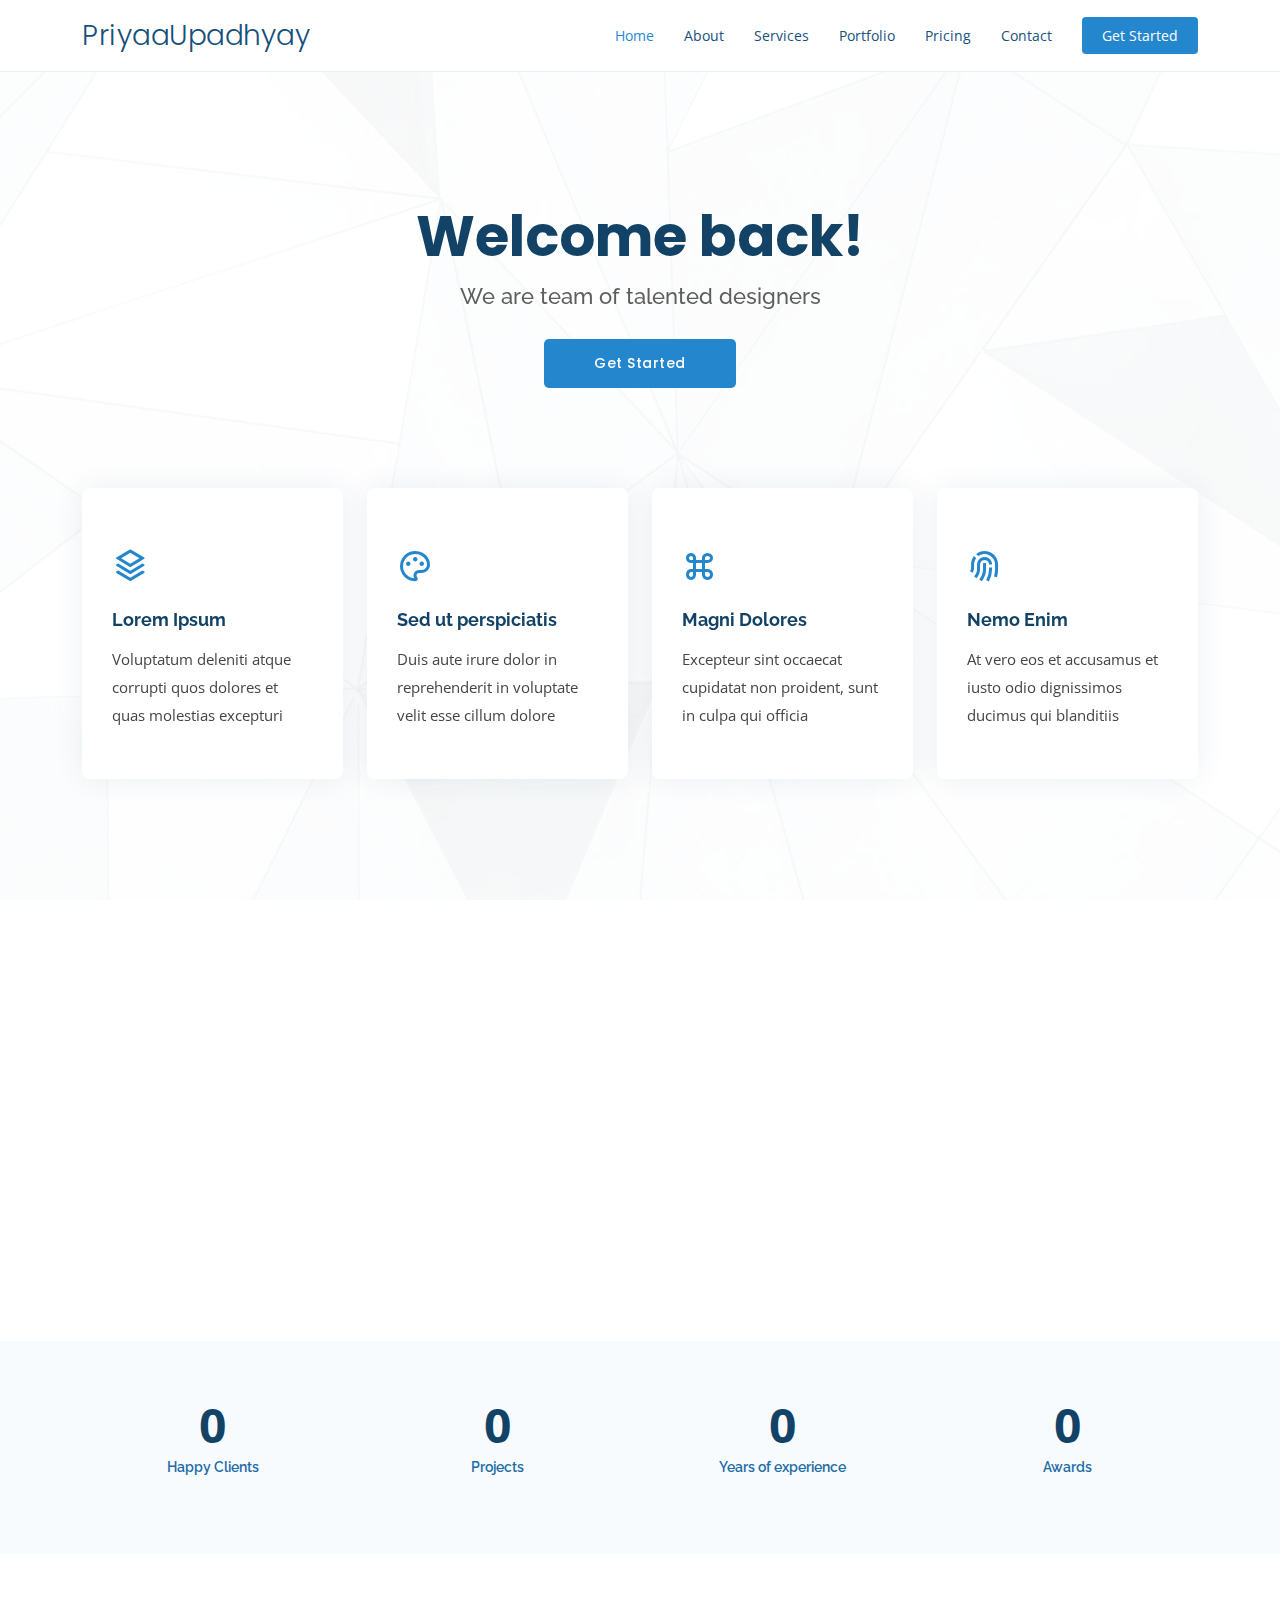
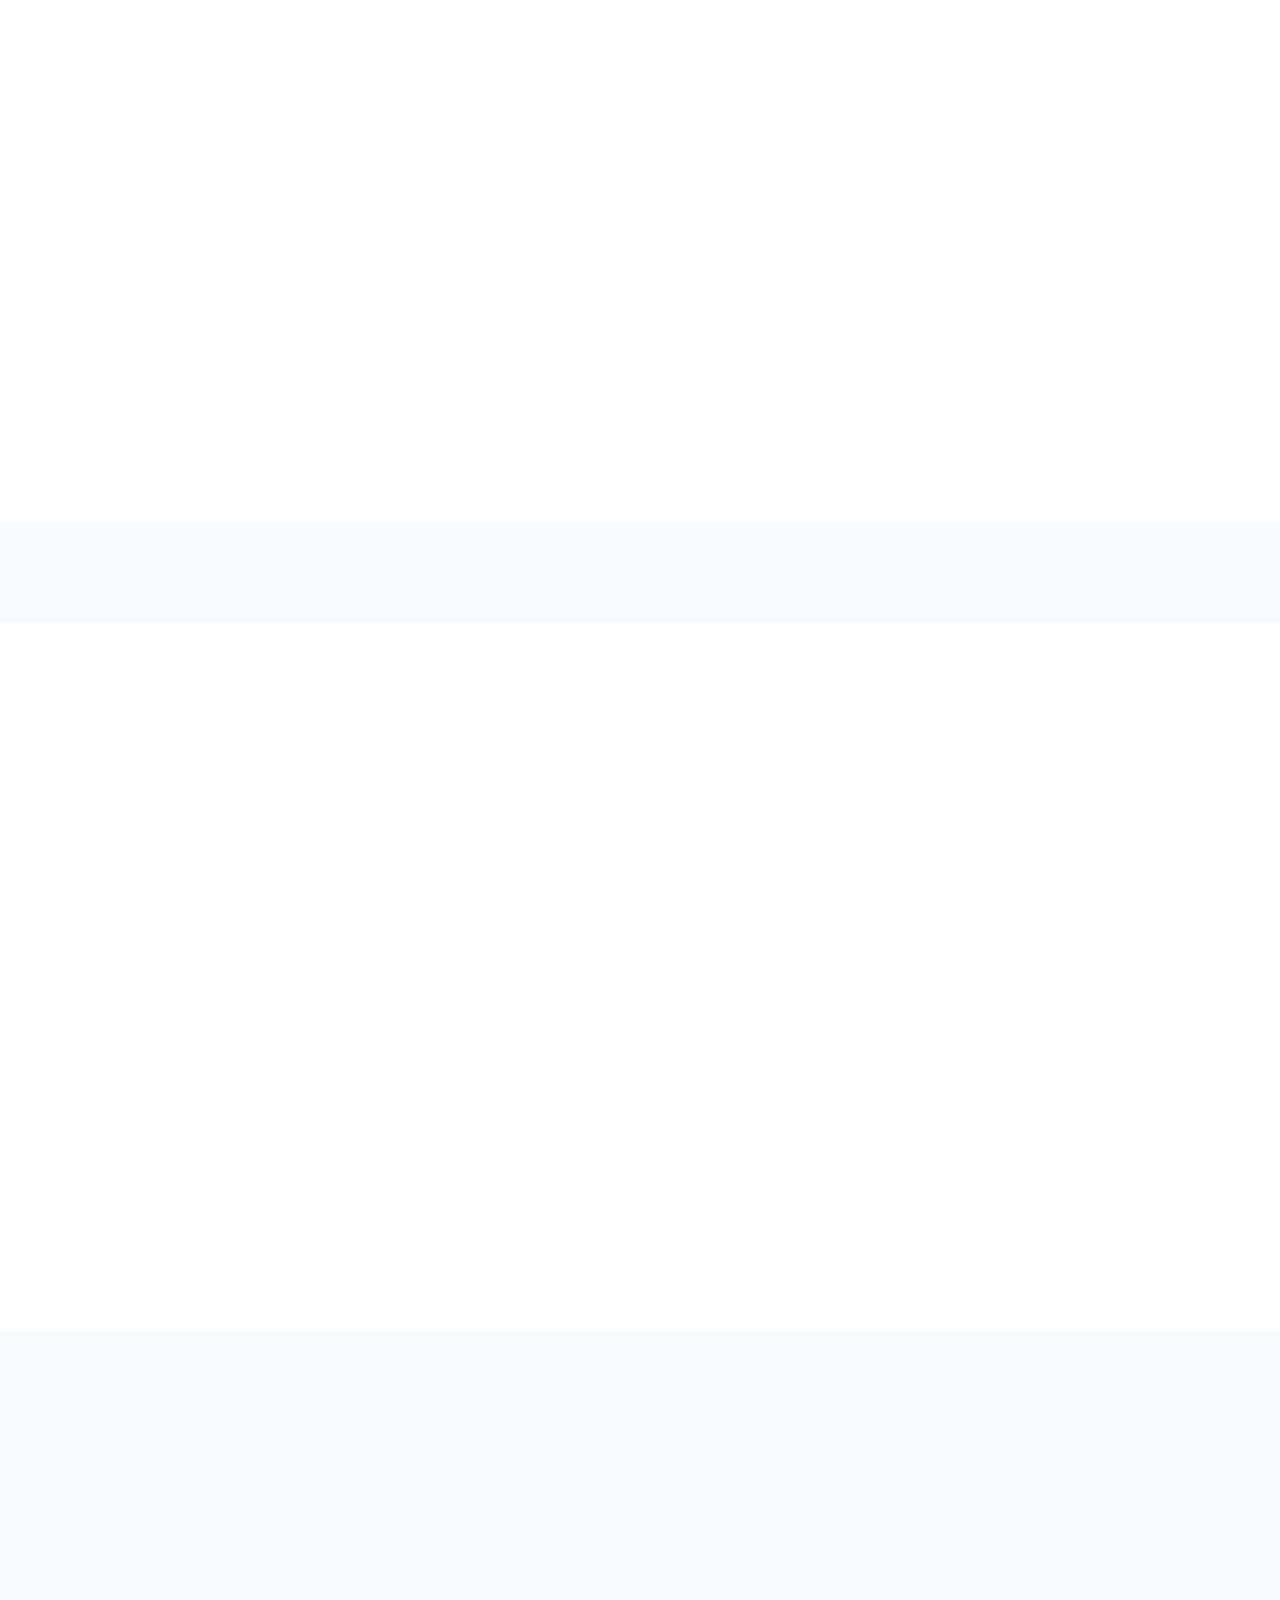
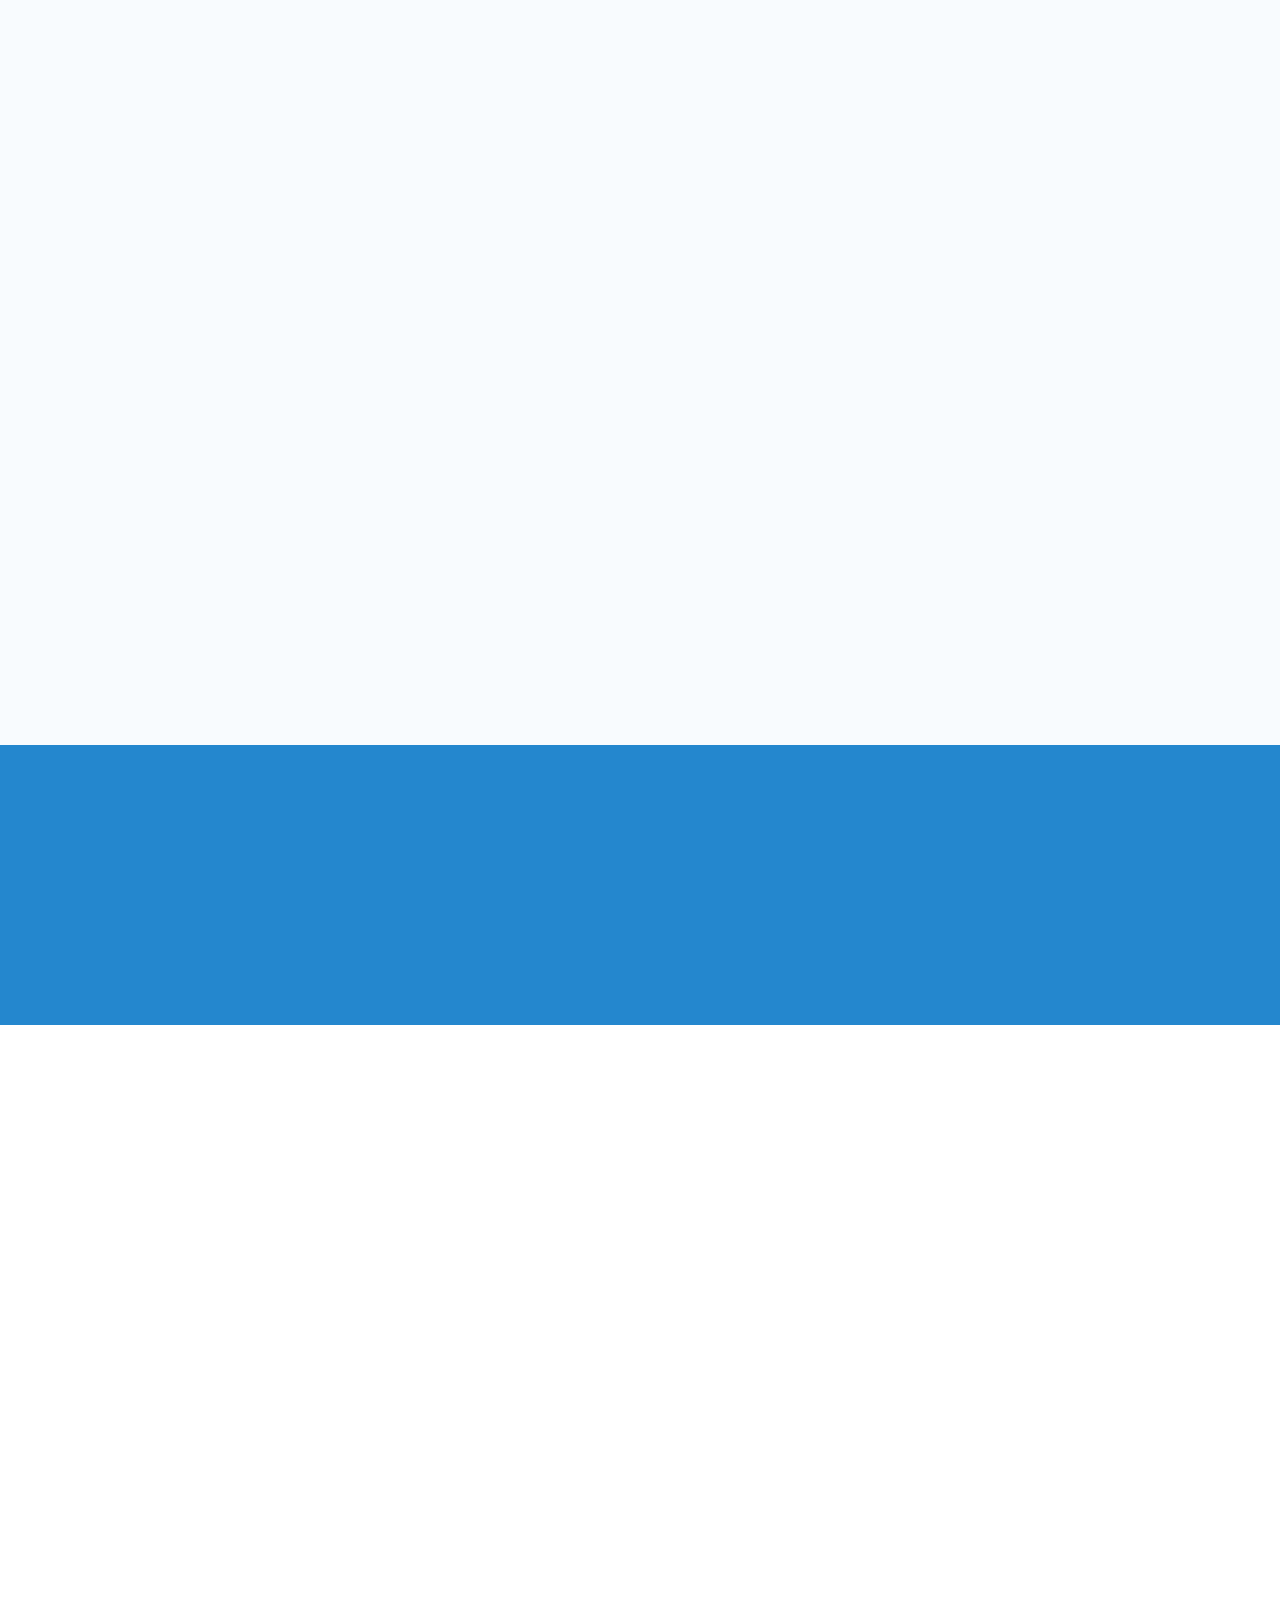
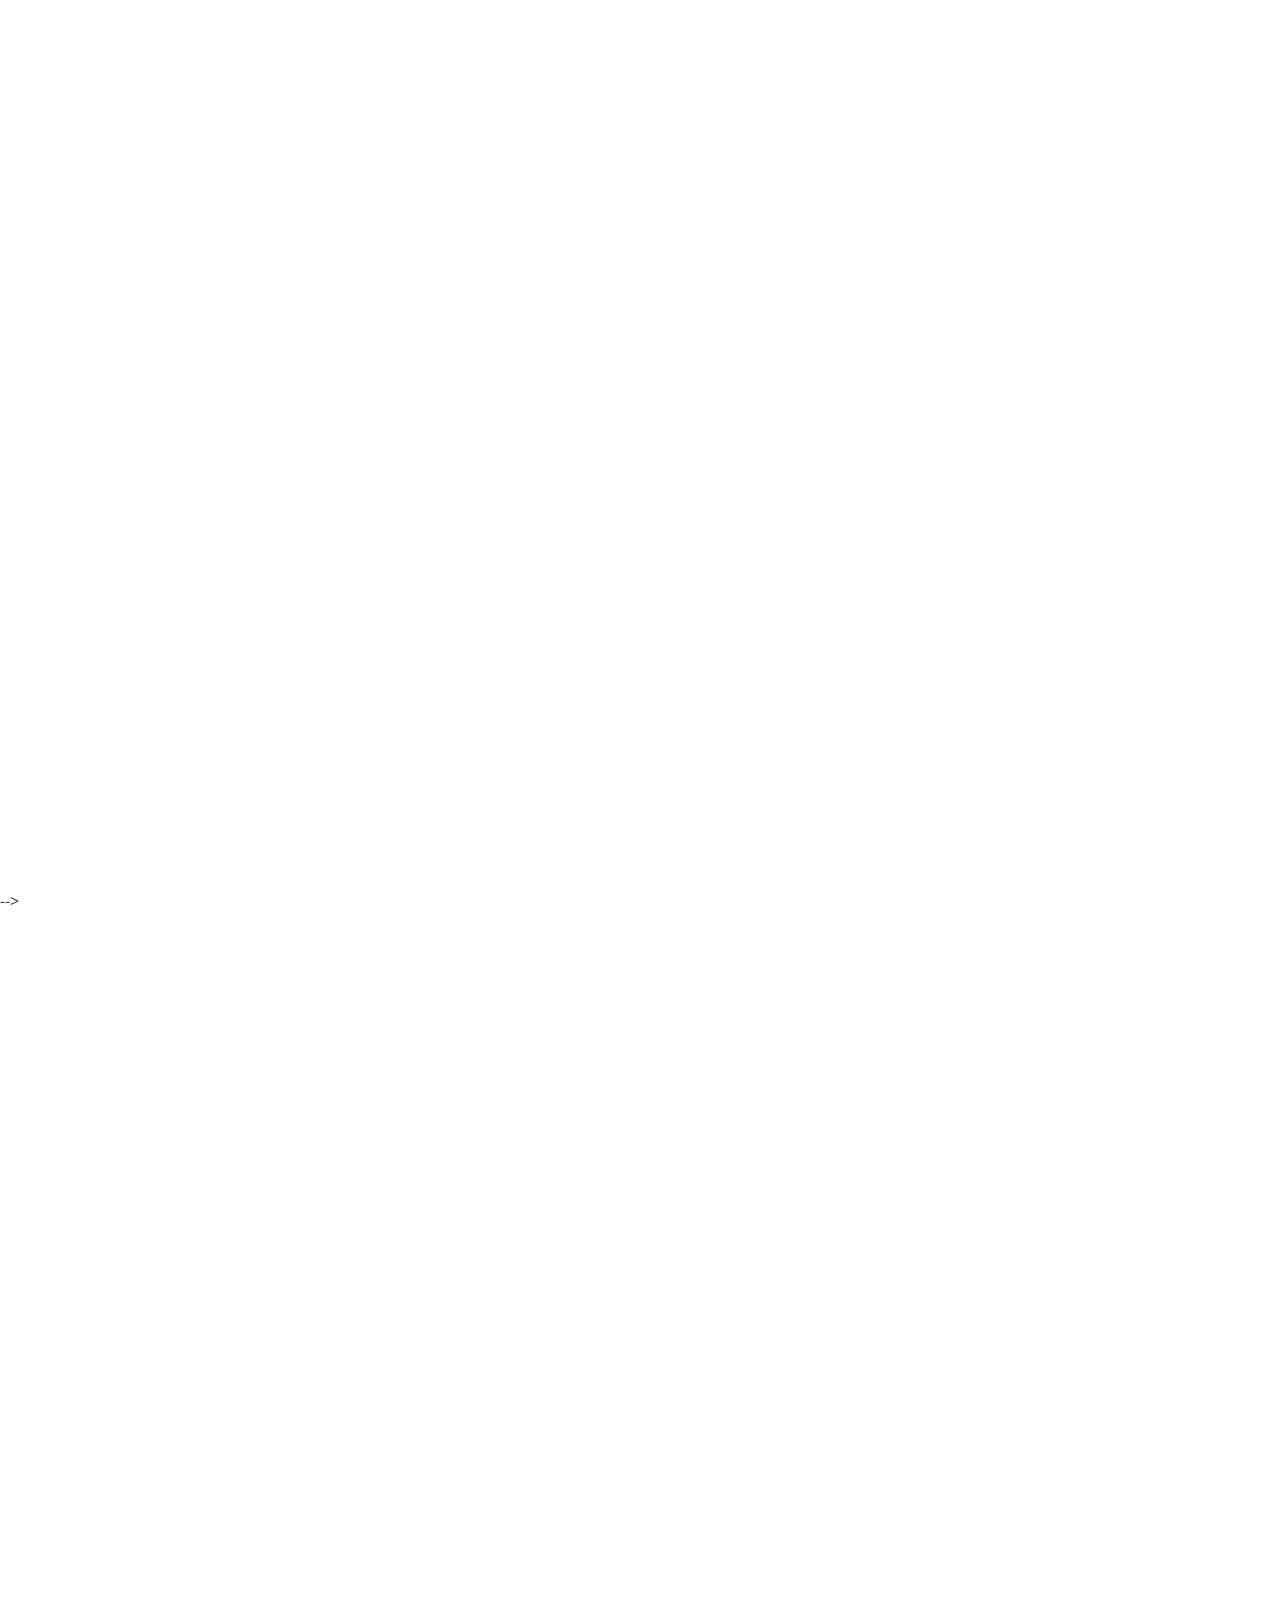
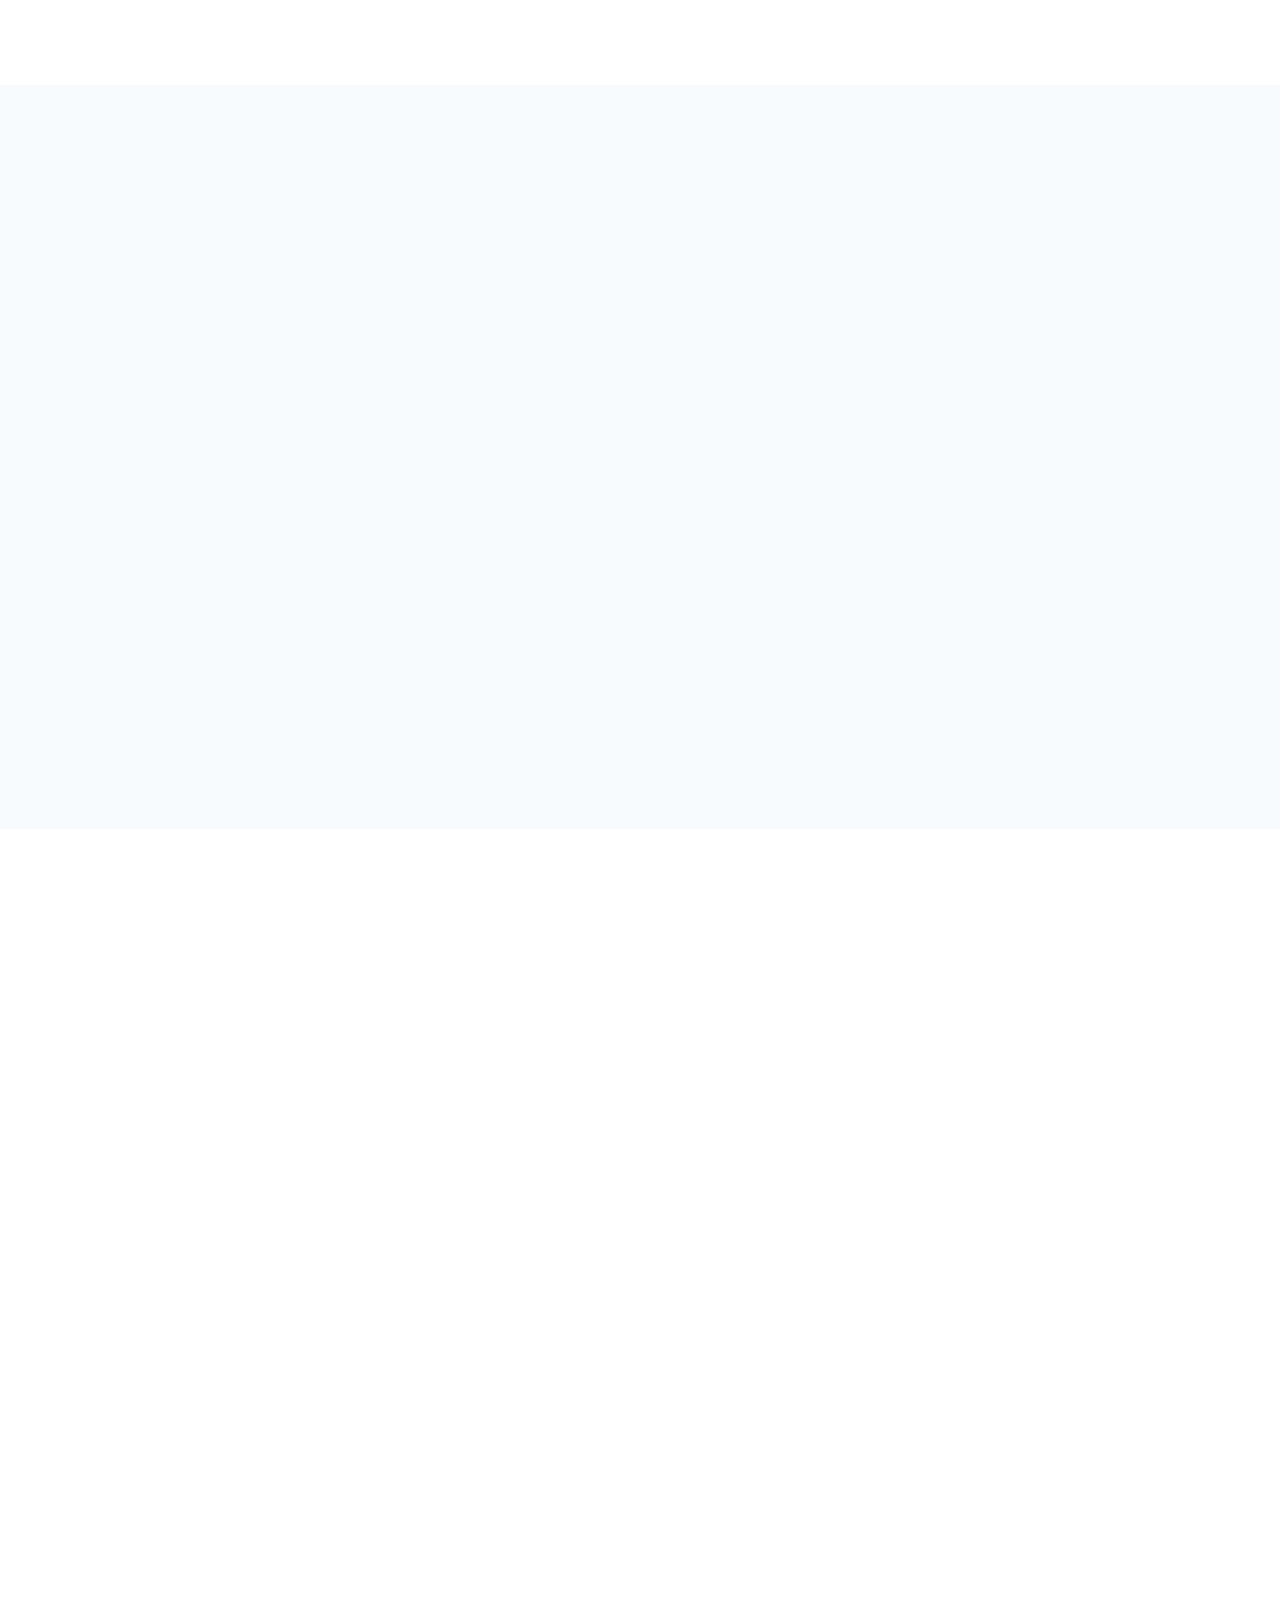
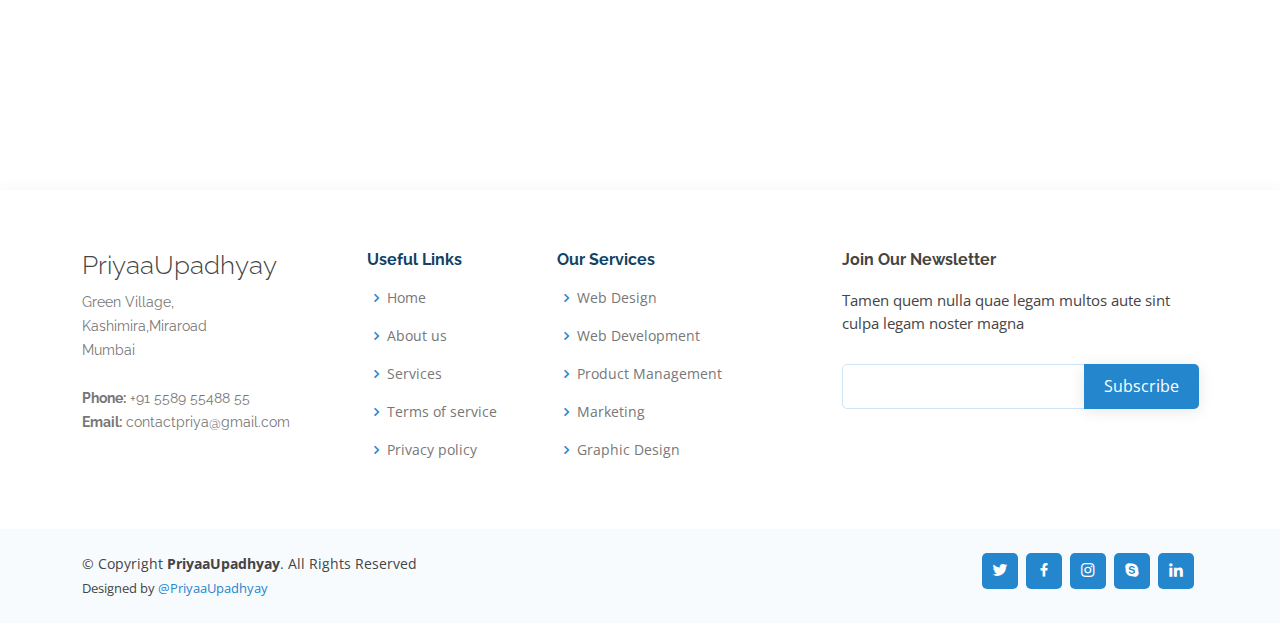
<file: index.html>
<!DOCTYPE html>
<html lang="en">

<head>
  <meta charset="utf-8">
  <meta content="width=device-width, initial-scale=1.0" name="viewport">

  <title>Priya Upadhyay</title>
  <meta content="" name="description">
  <meta content="" name="keywords">

  <!-- Favicons -->
  <link href="assets/img/favicon.png" rel="icon">
  <link href="assets/img/apple-touch-icon.png" rel="apple-touch-icon">

  <!-- Google Fonts -->
  <link href="https://fonts.googleapis.com/css?family=Open+Sans:300,300i,400,400i,600,600i,700,700i|Raleway:300,300i,400,400i,500,500i,600,600i,700,700i|Poppins:300,300i,400,400i,500,500i,600,600i,700,700i" rel="stylesheet">

  <!-- Vendor CSS Files -->
  <link href="assets/vendor/aos/aos.css" rel="stylesheet">
  <link href="assets/vendor/bootstrap/css/bootstrap.min.css" rel="stylesheet">
  <link href="assets/vendor/bootstrap-icons/bootstrap-icons.css" rel="stylesheet">
  <link href="assets/vendor/boxicons/css/boxicons.min.css" rel="stylesheet">
  <link href="assets/vendor/glightbox/css/glightbox.min.css" rel="stylesheet">
  <link href="assets/vendor/remixicon/remixicon.css" rel="stylesheet">
  <link href="assets/vendor/swiper/swiper-bundle.min.css" rel="stylesheet">

  <!-- Template Main CSS File -->
  <link href="assets/css/style.css" rel="stylesheet">

</head>

<body>

  <!-- ======= Header ======= -->
  <header id="header" class="fixed-top">
    <div class="container d-flex align-items-center justify-content-between">

      <h1 class="logo"><a href="index.html">PriyaaUpadhyay</a></h1>
      <!-- Uncomment below if you prefer to use an image logo -->
      <!-- <a href="index.html" class="logo"><img src="assets/img/logo.png" alt="" class="img-fluid"></a>-->

      <nav id="navbar" class="navbar">
        <ul>
          <li><a class="nav-link scrollto active" href="#hero">Home</a></li>
          <li><a class="nav-link scrollto" href="#about">About</a></li>
          <li><a class="nav-link scrollto" href="#services">Services</a></li>
          <li><a class="nav-link scrollto o" href="#portfolio">Portfolio</a></li>
         <!-- <li><a class="nav-link scrollto" href="#team">Team</a></li>-->
          <li><a class="nav-link scrollto" href="#pricing">Pricing</a></li>
         <li><a class="nav-link scrollto" href="#contact">Contact</a></li>
          <li><a class="getstarted scrollto" href="#about">Get Started</a></li>
        </ul>
        <i class="bi bi-list mobile-nav-toggle"></i>
      </nav><!-- .navbar -->

    </div>
  </header><!-- End Header -->

  <!-- ======= Hero Section ======= -->
  <section id="hero" class="d-flex align-items-center">
    <div class="container position-relative" data-aos="fade-up" data-aos-delay="100">
      <div class="row justify-content-center">
        <div class="col-xl-7 col-lg-9 text-center">
          <h1>Welcome back! </h1>
          <h2>We are team of talented designers</h2>
        </div>
      </div>
      <div class="text-center">
        <a href="#about" class="btn-get-started scrollto">Get Started</a>
      </div>

      <div class="row icon-boxes">
        <div class="col-md-6 col-lg-3 d-flex align-items-stretch mb-5 mb-lg-0" data-aos="zoom-in" data-aos-delay="200">
          <div class="icon-box">
            <div class="icon"><i class="ri-stack-line"></i></div>
            <h4 class="title"><a href="">Lorem Ipsum</a></h4>
            <p class="description">Voluptatum deleniti atque corrupti quos dolores et quas molestias excepturi</p>
          </div>
        </div>

        <div class="col-md-6 col-lg-3 d-flex align-items-stretch mb-5 mb-lg-0" data-aos="zoom-in" data-aos-delay="300">
          <div class="icon-box">
            <div class="icon"><i class="ri-palette-line"></i></div>
            <h4 class="title"><a href="">Sed ut perspiciatis</a></h4>
            <p class="description">Duis aute irure dolor in reprehenderit in voluptate velit esse cillum dolore</p>
          </div>
        </div>

        <div class="col-md-6 col-lg-3 d-flex align-items-stretch mb-5 mb-lg-0" data-aos="zoom-in" data-aos-delay="400">
          <div class="icon-box">
            <div class="icon"><i class="ri-command-line"></i></div>
            <h4 class="title"><a href="">Magni Dolores</a></h4>
            <p class="description">Excepteur sint occaecat cupidatat non proident, sunt in culpa qui officia</p>
          </div>
        </div>

        <div class="col-md-6 col-lg-3 d-flex align-items-stretch mb-5 mb-lg-0" data-aos="zoom-in" data-aos-delay="500">
          <div class="icon-box">
            <div class="icon"><i class="ri-fingerprint-line"></i></div>
            <h4 class="title"><a href="">Nemo Enim</a></h4>
            <p class="description">At vero eos et accusamus et iusto odio dignissimos ducimus qui blanditiis</p>
          </div>
        </div>

      </div>
    </div>
  </section><!-- End Hero -->

  <main id="main">

    <!-- ======= About Section ======= -->
    <section id="about" class="about">
      <div class="container" data-aos="fade-up">

        <div class="section-title">
          <h2>About Us</h2>
          <p>Magnam dolores commodi suscipit. Necessitatibus eius consequatur ex aliquid fuga eum quidem. </p>
        </div>

        <div class="row content">
          <div class="col-lg-6">
            <p>
              Lorem ipsum dolor sit amet, consectetur adipiscing elit, sed do eiusmod tempor incididunt ut labore et dolore
              magna aliqua.
            </p>
            <ul>
              <li><i class="ri-check-double-line"></i> Ullamco laboris nisi ut aliquip ex ea commodo consequat</li>
              <li><i class="ri-check-double-line"></i> Duis aute irure dolor in reprehenderit in voluptate velit</li>
              <li><i class="ri-check-double-line"></i> Ullamco laboris nisi ut aliquip ex ea commodo consequat</li>
            </ul>
          </div>
          <div class="col-lg-6 pt-4 pt-lg-0">
            <p>
              Ullamco laboris nisi ut aliquip ex ea commodo consequat. Duis aute irure dolor in reprehenderit in voluptate
              velit esse cillum dolore eu fugiat nulla pariatur. Excepteur sint occaecat cupidatat non proident, sunt in
              culpa qui officia deserunt mollit anim id est laborum.
            </p>
            <a href="#" class="btn-learn-more">Learn More</a>
          </div>
        </div>

      </div>
    </section><!-- End About Section -->

    <!-- ======= Counts Section ======= -->
    <section id="counts" class="counts section-bg">
      <div class="container">

        <div class="row justify-content-end">

          <div class="col-lg-3 col-md-5 col-6 d-md-flex align-items-md-stretch">
            <div class="count-box">
              <span data-purecounter-start="0" data-purecounter-end="65" data-purecounter-duration="2" class="purecounter"></span>
              <p>Happy Clients</p>
            </div>
          </div>

          <div class="col-lg-3 col-md-5 col-6 d-md-flex align-items-md-stretch">
            <div class="count-box">
              <span data-purecounter-start="0" data-purecounter-end="85" data-purecounter-duration="2" class="purecounter"></span>
              <p>Projects</p>
            </div>
          </div>

          <div class="col-lg-3 col-md-5 col-6 d-md-flex align-items-md-stretch">
            <div class="count-box">
              <span data-purecounter-start="0" data-purecounter-end="30" data-purecounter-duration="2" class="purecounter"></span>
              <p>Years of experience</p>
            </div>
          </div>

          <div class="col-lg-3 col-md-5 col-6 d-md-flex align-items-md-stretch">
            <div class="count-box">
              <span data-purecounter-start="0" data-purecounter-end="20" data-purecounter-duration="2" class="purecounter"></span>
              <p>Awards</p>
            </div>
          </div>

        </div>

      </div>
    </section><!-- End Counts Section -->

    <!-- ======= About Video Section ======= -->
    <section id="about-video" class="about-video">
      <div class="container" data-aos="fade-up">

        <div class="row">

          <div class="col-lg-6 video-box align-self-baseline" data-aos="fade-right" data-aos-delay="100">
            <img src="assets/img/about-video.jpg" class="img-fluid" alt="">
            <a href="https://www.youtube.com/watch?v=jDDaplaOz7Q" class="glightbox play-btn mb-4" data-vbtype="video" data-autoplay="true"></a>
          </div>

          <div class="col-lg-6 pt-3 pt-lg-0 content" data-aos="fade-left" data-aos-delay="100">
            <h3>Voluptatem dignissimos provident quasi corporis voluptates sit assumenda.</h3>
            <p class="fst-italic">
              Lorem ipsum dolor sit amet, consectetur adipiscing elit, sed do eiusmod tempor incididunt ut labore et dolore
              magna aliqua.
            </p>
            <ul>
              <li><i class="bx bx-check-double"></i> Ullamco laboris nisi ut aliquip ex ea commodo consequat.</li>
              <li><i class="bx bx-check-double"></i> Duis aute irure dolor in reprehenderit in voluptate velit.</li>
              <li><i class="bx bx-check-double"></i> Voluptate repellendus pariatur reprehenderit corporis sint.</li>
              <li><i class="bx bx-check-double"></i> Ullamco laboris nisi ut aliquip ex ea commodo consequat. Duis aute irure dolor in reprehenderit in voluptate trideta storacalaperda mastiro dolore eu fugiat nulla pariatur.</li>
            </ul>
            <p>
              Ullamco laboris nisi ut aliquip ex ea commodo consequat. Duis aute irure dolor in reprehenderit in voluptate
              velit esse cillum dolore eu fugiat nulla pariatur. Excepteur sint occaecat cupidatat non proident, sunt in
              culpa qui officia deserunt mollit anim id est laborum
            </p>
          </div>

        </div>

      </div>
    </section><!-- End About Video Section -->

    <!-- ======= Clients Section ======= -->
    <section id="clients" class="clients section-bg">
      <div class="container">

        <div class="row">

          <div class="col-lg-2 col-md-4 col-6 d-flex align-items-center justify-content-center" data-aos="zoom-in">
            <img src="assets/img/clients/client-1.png" class="img-fluid" alt="">
          </div>

          <div class="col-lg-2 col-md-4 col-6 d-flex align-items-center justify-content-center" data-aos="zoom-in">
            <img src="assets/img/clients/client-2.png" class="img-fluid" alt="">
          </div>

          <div class="col-lg-2 col-md-4 col-6 d-flex align-items-center justify-content-center" data-aos="zoom-in">
            <img src="assets/img/clients/client-3.png" class="img-fluid" alt="">
          </div>

          <div class="col-lg-2 col-md-4 col-6 d-flex align-items-center justify-content-center" data-aos="zoom-in">
            <img src="assets/img/clients/client-4.png" class="img-fluid" alt="">
          </div>

          <div class="col-lg-2 col-md-4 col-6 d-flex align-items-center justify-content-center" data-aos="zoom-in">
            <img src="assets/img/clients/client-5.png" class="img-fluid" alt="">
          </div>

          <div class="col-lg-2 col-md-4 col-6 d-flex align-items-center justify-content-center" data-aos="zoom-in">
            <img src="assets/img/clients/client-6.png" class="img-fluid" alt="">
          </div>

        </div>

      </div>
    </section><!-- End Clients Section -->

    <!-- ======= Testimonials Section ======= -->
    <section id="testimonials" class="testimonials">
      <div class="container" data-aos="fade-up">

        <div class="section-title">
          <h2>Testimonials</h2>
          <p>Magnam dolores commodi suscipit. Necessitatibus eius consequatur ex aliquid fuga eum quidem. Sit sint consectetur velit. Quisquam quos quisquam cupiditate. Et nemo qui impedit suscipit alias ea. Quia fugiat sit in iste officiis commodi quidem hic quas.</p>
        </div>

        <div class="testimonials-slider swiper" data-aos="fade-up" data-aos-delay="100">
          <div class="swiper-wrapper">

            <div class="swiper-slide">
              <div class="testimonial-item">
                <p>
                  <i class="bx bxs-quote-alt-left quote-icon-left"></i>
                  Proin iaculis purus consequat sem cure digni ssim donec porttitora entum suscipit rhoncus. Accusantium quam, ultricies eget id, aliquam eget nibh et. Maecen aliquam, risus at semper.
                  <i class="bx bxs-quote-alt-right quote-icon-right"></i>
                </p>
                <img src="assets/img/testimonials/testimonials-1.jpg" class="testimonial-img" alt="">
                <h3>Saul Goodman</h3>
                <h4>Ceo &amp; Founder</h4>
              </div>
            </div><!-- End testimonial item -->

            <div class="swiper-slide">
              <div class="testimonial-item">
                <p>
                  <i class="bx bxs-quote-alt-left quote-icon-left"></i>
                  Export tempor illum tamen malis malis eram quae irure esse labore quem cillum quid cillum eram malis quorum velit fore eram velit sunt aliqua noster fugiat irure amet legam anim culpa.
                  <i class="bx bxs-quote-alt-right quote-icon-right"></i>
                </p>
                <img src="assets/img/testimonials/testimonials-2.jpg" class="testimonial-img" alt="">
                <h3>Sara Wilsson</h3>
                <h4>Designer</h4>
              </div>
            </div><!-- End testimonial item -->

            <div class="swiper-slide">
              <div class="testimonial-item">
                <p>
                  <i class="bx bxs-quote-alt-left quote-icon-left"></i>
                  Enim nisi quem export duis labore cillum quae magna enim sint quorum nulla quem veniam duis minim tempor labore quem eram duis noster aute amet eram fore quis sint minim.
                  <i class="bx bxs-quote-alt-right quote-icon-right"></i>
                </p>
                <img src="assets/img/testimonials/testimonials-3.jpg" class="testimonial-img" alt="">
                <h3>Jena Karlis</h3>
                <h4>Store Owner</h4>
              </div>
            </div><!-- End testimonial item -->

            <div class="swiper-slide">
              <div class="testimonial-item">
                <p>
                  <i class="bx bxs-quote-alt-left quote-icon-left"></i>
                  Fugiat enim eram quae cillum dolore dolor amet nulla culpa multos export minim fugiat minim velit minim dolor enim duis veniam ipsum anim magna sunt elit fore quem dolore labore illum veniam.
                  <i class="bx bxs-quote-alt-right quote-icon-right"></i>
                </p>
                <img src="assets/img/testimonials/testimonials-4.jpg" class="testimonial-img" alt="">
                <h3>Matt Brandon</h3>
                <h4>Freelancer</h4>
              </div>
            </div><!-- End testimonial item -->

            <div class="swiper-slide">
              <div class="testimonial-item">
                <p>
                  <i class="bx bxs-quote-alt-left quote-icon-left"></i>
                  Quis quorum aliqua sint quem legam fore sunt eram irure aliqua veniam tempor noster veniam enim culpa labore duis sunt culpa nulla illum cillum fugiat legam esse veniam culpa fore nisi cillum quid.
                  <i class="bx bxs-quote-alt-right quote-icon-right"></i>
                </p>
                <img src="assets/img/testimonials/testimonials-5.jpg" class="testimonial-img" alt="">
                <h3>John Larson</h3>
                <h4>Entrepreneur</h4>
              </div>
            </div><!-- End testimonial item -->

          </div>
          <div class="swiper-pagination"></div>
        </div>

      </div>
    </section><!-- End Testimonials Section -->

    <!-- ======= Services Section ======= -->
    <section id="services" class="services section-bg">
      <div class="container" data-aos="fade-up">

        <div class="section-title">
          <h2>Sevices</h2>
          <p>Magnam dolores commodi suscipit. Necessitatibus eius consequatur ex aliquid fuga eum quidem. Sit sint consectetur velit. Quisquam quos quisquam cupiditate. Et nemo qui impedit suscipit alias ea. Quia fugiat sit in iste officiis commodi quidem hic quas.</p>
        </div>

        <div class="row">
          <div class="col-lg-4 col-md-6 d-flex align-items-stretch" data-aos="zoom-in" data-aos-delay="100">
            <div class="icon-box iconbox-blue">
              <div class="icon">
                <svg width="100" height="100" viewBox="0 0 600 600" xmlns="http://www.w3.org/2000/svg">
                  <path stroke="none" stroke-width="0" fill="#f5f5f5" d="M300,521.0016835830174C376.1290562159157,517.8887921683347,466.0731472004068,529.7835943286574,510.70327084640275,468.03025145048787C554.3714126377745,407.6079735673963,508.03601936045806,328.9844924480964,491.2728898941984,256.3432110539036C474.5976632858925,184.082847569629,479.9380746630129,96.60480741107993,416.23090153303,58.64404602377083C348.86323505073057,18.502131276798302,261.93793281208167,40.57373210992963,193.5410806939664,78.93577620505333C130.42746243093433,114.334589627462,98.30271207620316,179.96522072025542,76.75703585869454,249.04625023123273C51.97151888228291,328.5150500222984,13.704378332031375,421.85034740162234,66.52175969318436,486.19268352777647C119.04800174914682,550.1803526380478,217.28368757567262,524.383925680826,300,521.0016835830174"></path>
                </svg>
                <i class="bx bxl-dribbble"></i>
              </div>
              <h4><a href="">Lorem Ipsum</a></h4>
              <p>Voluptatum deleniti atque corrupti quos dolores et quas molestias excepturi</p>
            </div>
          </div>

          <div class="col-lg-4 col-md-6 d-flex align-items-stretch mt-4 mt-md-0" data-aos="zoom-in" data-aos-delay="200">
            <div class="icon-box iconbox-orange ">
              <div class="icon">
                <svg width="100" height="100" viewBox="0 0 600 600" xmlns="http://www.w3.org/2000/svg">
                  <path stroke="none" stroke-width="0" fill="#f5f5f5" d="M300,582.0697525312426C382.5290701553225,586.8405444964366,449.9789794690241,525.3245884688669,502.5850820975895,461.55621195738473C556.606425686781,396.0723002908107,615.8543463187945,314.28637112970534,586.6730223649479,234.56875336149918C558.9533121215079,158.8439757836574,454.9685369536778,164.00468322053177,381.49747125262974,130.76875717737553C312.15926192815925,99.40240125094834,248.97055460311594,18.661163978235184,179.8680185752513,50.54337015887873C110.5421016452524,82.52863877960104,119.82277516462835,180.83849132639028,109.12597500060166,256.43424936330496C100.08760227029461,320.3096726198365,92.17705696193138,384.0621239912766,124.79988738764834,439.7174275375508C164.83382741302287,508.01625554203684,220.96474134820875,577.5009287672846,300,582.0697525312426"></path>
                </svg>
                <i class="bx bx-file"></i>
              </div>
              <h4><a href="">Sed Perspiciatis</a></h4>
              <p>Duis aute irure dolor in reprehenderit in voluptate velit esse cillum dolore</p>
            </div>
          </div>

          <div class="col-lg-4 col-md-6 d-flex align-items-stretch mt-4 mt-lg-0" data-aos="zoom-in" data-aos-delay="300">
            <div class="icon-box iconbox-pink">
              <div class="icon">
                <svg width="100" height="100" viewBox="0 0 600 600" xmlns="http://www.w3.org/2000/svg">
                  <path stroke="none" stroke-width="0" fill="#f5f5f5" d="M300,541.5067337569781C382.14930387511276,545.0595476570109,479.8736841581634,548.3450877840088,526.4010558755058,480.5488172755941C571.5218469581645,414.80211281144784,517.5187510058486,332.0715597781072,496.52539010469104,255.14436215662573C477.37192572678356,184.95920475031193,473.57363656557914,105.61284051026155,413.0603344069578,65.22779650032875C343.27470386102294,18.654635553484475,251.2091493199835,5.337323636656869,175.0934190732945,40.62881213300186C97.87086631185822,76.43348514350839,51.98124368387456,156.15599469081315,36.44837278890362,239.84606092416172C21.716077023791087,319.22268207091537,43.775223500013084,401.1760424656574,96.891909868211,461.97329694683043C147.22146801428983,519.5804099606455,223.5754009179313,538.201503339737,300,541.5067337569781"></path>
                </svg>
                <i class="bx bx-tachometer"></i>
              </div>
              <h4><a href="">Magni Dolores</a></h4>
              <p>Excepteur sint occaecat cupidatat non proident, sunt in culpa qui officia</p>
            </div>
          </div>

          <div class="col-lg-4 col-md-6 d-flex align-items-stretch mt-4" data-aos="zoom-in" data-aos-delay="100">
            <div class="icon-box iconbox-yellow">
              <div class="icon">
                <svg width="100" height="100" viewBox="0 0 600 600" xmlns="http://www.w3.org/2000/svg">
                  <path stroke="none" stroke-width="0" fill="#f5f5f5" d="M300,503.46388370962813C374.79870501325706,506.71871716319447,464.8034551963731,527.1746412648533,510.4981551193396,467.86667711651364C555.9287308511215,408.9015244558933,512.6030010748507,327.5744911775523,490.211057578863,256.5855673507754C471.097692560561,195.9906835881958,447.69079081568157,138.11976852964426,395.19560036434837,102.3242989838813C329.3053358748298,57.3949838291264,248.02791733380457,8.279543830951368,175.87071277845988,42.242879143198664C103.41431057327972,76.34704239035025,93.79494320519305,170.9812938413882,81.28167332365135,250.07896920659033C70.17666984294237,320.27484674793965,64.84698225790005,396.69656628748305,111.28512138212992,450.4950937839243C156.20124167950087,502.5303643271138,231.32542653798444,500.4755392045468,300,503.46388370962813"></path>
                </svg>
                <i class="bx bx-layer"></i>
              </div>
              <h4><a href="">Nemo Enim</a></h4>
              <p>At vero eos et accusamus et iusto odio dignissimos ducimus qui blanditiis</p>
            </div>
          </div>

          <div class="col-lg-4 col-md-6 d-flex align-items-stretch mt-4" data-aos="zoom-in" data-aos-delay="200">
            <div class="icon-box iconbox-red">
              <div class="icon">
                <svg width="100" height="100" viewBox="0 0 600 600" xmlns="http://www.w3.org/2000/svg">
                  <path stroke="none" stroke-width="0" fill="#f5f5f5" d="M300,532.3542879108572C369.38199826031484,532.3153073249985,429.10787420159085,491.63046689027357,474.5244479745417,439.17860296908856C522.8885846962883,383.3225815378663,569.1668002868075,314.3205725914397,550.7432151929288,242.7694973846089C532.6665558377875,172.5657663291529,456.2379748765914,142.6223662098291,390.3689995646985,112.34683881706744C326.66090330228417,83.06452184765237,258.84405631176094,53.51806209861945,193.32584062364296,78.48882559362697C121.61183558270385,105.82097193414197,62.805066853699245,167.19869350419734,48.57481801355237,242.6138429142374C34.843463184063346,315.3850353017275,76.69343916112496,383.4422959591041,125.22947124332185,439.3748458443577C170.7312796277747,491.8107796887764,230.57421082200815,532.3932930995766,300,532.3542879108572"></path>
                </svg>
                <i class="bx bx-slideshow"></i>
              </div>
              <h4><a href="">Dele Cardo</a></h4>
              <p>Quis consequatur saepe eligendi voluptatem consequatur dolor consequuntur</p>
            </div>
          </div>

          <div class="col-lg-4 col-md-6 d-flex align-items-stretch mt-4" data-aos="zoom-in" data-aos-delay="300">
            <div class="icon-box iconbox-teal">
              <div class="icon">
                <svg width="100" height="100" viewBox="0 0 600 600" xmlns="http://www.w3.org/2000/svg">
                  <path stroke="none" stroke-width="0" fill="#f5f5f5" d="M300,566.797414625762C385.7384707136149,576.1784315230908,478.7894351017131,552.8928747891023,531.9192734346935,484.94944893311C584.6109503024035,417.5663521118492,582.489472248146,322.67544863468447,553.9536738515405,242.03673114598146C529.1557734026468,171.96086150256528,465.24506316201064,127.66468636344209,395.9583748389544,100.7403814666027C334.2173773831606,76.7482773500951,269.4350130405921,84.62216499799875,207.1952322260088,107.2889140133804C132.92018162631612,134.33871894543012,41.79353780512637,160.00259165414826,22.644507872594943,236.69541883565114C3.319112789854554,314.0945973066697,72.72355303640163,379.243833228382,124.04198916343866,440.3218312028393C172.9286146004772,498.5055451809895,224.45579914871206,558.5317968840102,300,566.797414625762"></path>
                </svg>
                <i class="bx bx-arch"></i>
              </div>
              <h4><a href="">Divera Don</a></h4>
              <p>Modi nostrum vel laborum. Porro fugit error sit minus sapiente sit aspernatur</p>
            </div>
          </div>

        </div>

      </div>
    </section><!-- End Sevices Section -->

    <!-- ======= Cta Section ======= -->
    <section id="cta" class="cta">
      <div class="container" data-aos="zoom-in">
        <div class="text-center">
          <h3>Call To Action</h3>
          <p> Duis aute irure dolor in reprehenderit in voluptate velit esse cillum dolore eu fugiat nulla pariatur. Excepteur sint occaecat cupidatat non proident, sunt in culpa qui officia deserunt mollit anim id est laborum.</p>
          <a class="cta-btn" href="#">Call To Action</a>
        </div>
      </div>
    </section><!-- End Cta Section -->

    <!-- ======= Portfolio Section ======= -->
    <section id="portfolio" class="portfolio">
      <div class="container" data-aos="fade-up">

        <div class="section-title">
          <h2>Portfolio</h2>
          <p>Magnam dolores commodi suscipit. Necessitatibus eius consequatur ex aliquid fuga eum quidem. Sit sint consectetur velit. Quisquam quos quisquam cupiditate. Et nemo qui impedit suscipit alias ea. Quia fugiat sit in iste officiis commodi quidem hic quas.</p>
        </div>

        <div class="row" data-aos="fade-up" data-aos-delay="150">
          <div class="col-lg-12 d-flex justify-content-center">
            <ul id="portfolio-flters">
              <li data-filter="*" class="filter-active">All</li>
              <li data-filter=".filter-app">App</li>
              <li data-filter=".filter-card">Card</li>
              <li data-filter=".filter-web">Web</li>
            </ul>
          </div>
        </div>

        <div class="row portfolio-container" data-aos="fade-up" data-aos-delay="300">

          <div class="col-lg-4 col-md-6 portfolio-item filter-app">
            <div class="portfolio-wrap">
              <img src="assets/img/portfolio/portfolio-1.jpg" class="img-fluid" alt="">
              <div class="portfolio-info">
                <h4>App 1</h4>
                <p>App</p>
                <div class="portfolio-links">
                  <a href="assets/img/portfolio/portfolio-1.jpg" data-gallery="portfolioGallery" class="portfolio-lightbox" title="App 1"><i class="bx bx-plus"></i></a>
                  <a href="portfolio-details.html" title="More Details"><i class="bx bx-link"></i></a>
                </div>
              </div>
            </div>
          </div>

          <div class="col-lg-4 col-md-6 portfolio-item filter-web">
            <div class="portfolio-wrap">
              <img src="assets/img/portfolio/portfolio-2.jpg" class="img-fluid" alt="">
              <div class="portfolio-info">
                <h4>Web 3</h4>
                <p>Web</p>
                <div class="portfolio-links">
                  <a href="assets/img/portfolio/portfolio-2.jpg" data-gallery="portfolioGallery" class="portfolio-lightbox" title="Web 3"><i class="bx bx-plus"></i></a>
                  <a href="portfolio-details.html" title="More Details"><i class="bx bx-link"></i></a>
                </div>
              </div>
            </div>
          </div>

          <div class="col-lg-4 col-md-6 portfolio-item filter-app">
            <div class="portfolio-wrap">
              <img src="assets/img/portfolio/portfolio-3.jpg" class="img-fluid" alt="">
              <div class="portfolio-info">
                <h4>App 2</h4>
                <p>App</p>
                <div class="portfolio-links">
                  <a href="assets/img/portfolio/portfolio-3.jpg" data-gallery="portfolioGallery" class="portfolio-lightbox" title="App 2"><i class="bx bx-plus"></i></a>
                  <a href="portfolio-details.html" title="More Details"><i class="bx bx-link"></i></a>
                </div>
              </div>
            </div>
          </div>

          <div class="col-lg-4 col-md-6 portfolio-item filter-card">
            <div class="portfolio-wrap">
              <img src="assets/img/portfolio/portfolio-4.jpg" class="img-fluid" alt="">
              <div class="portfolio-info">
                <h4>Card 2</h4>
                <p>Card</p>
                <div class="portfolio-links">
                  <a href="assets/img/portfolio/portfolio-4.jpg" data-gallery="portfolioGallery" class="portfolio-lightbox" title="Card 2"><i class="bx bx-plus"></i></a>
                  <a href="portfolio-details.html" title="More Details"><i class="bx bx-link"></i></a>
                </div>
              </div>
            </div>
          </div>

          <div class="col-lg-4 col-md-6 portfolio-item filter-web">
            <div class="portfolio-wrap">
              <img src="assets/img/portfolio/portfolio-5.jpg" class="img-fluid" alt="">
              <div class="portfolio-info">
                <h4>Web 2</h4>
                <p>Web</p>
                <div class="portfolio-links">
                  <a href="assets/img/portfolio/portfolio-5.jpg" data-gallery="portfolioGallery" class="portfolio-lightbox" title="Web 2"><i class="bx bx-plus"></i></a>
                  <a href="portfolio-details.html" title="More Details"><i class="bx bx-link"></i></a>
                </div>
              </div>
            </div>
          </div>

          <div class="col-lg-4 col-md-6 portfolio-item filter-app">
            <div class="portfolio-wrap">
              <img src="assets/img/portfolio/portfolio-6.jpg" class="img-fluid" alt="">
              <div class="portfolio-info">
                <h4>App 3</h4>
                <p>App</p>
                <div class="portfolio-links">
                  <a href="assets/img/portfolio/portfolio-6.jpg" data-gallery="portfolioGallery" class="portfolio-lightbox" title="App 3"><i class="bx bx-plus"></i></a>
                  <a href="portfolio-details.html" title="More Details"><i class="bx bx-link"></i></a>
                </div>
              </div>
            </div>
          </div>

          <div class="col-lg-4 col-md-6 portfolio-item filter-card">
            <div class="portfolio-wrap">
              <img src="assets/img/portfolio/portfolio-7.jpg" class="img-fluid" alt="">
              <div class="portfolio-info">
                <h4>Card 1</h4>
                <p>Card</p>
                <div class="portfolio-links">
                  <a href="assets/img/portfolio/portfolio-7.jpg" data-gallery="portfolioGallery" class="portfolio-lightbox" title="Card 1"><i class="bx bx-plus"></i></a>
                  <a href="portfolio-details.html" title="More Details"><i class="bx bx-link"></i></a>
                </div>
              </div>
            </div>
          </div>

          <div class="col-lg-4 col-md-6 portfolio-item filter-card">
            <div class="portfolio-wrap">
              <img src="assets/img/portfolio/portfolio-8.jpg" class="img-fluid" alt="">
              <div class="portfolio-info">
                <h4>Card 3</h4>
                <p>Card</p>
                <div class="portfolio-links">
                  <a href="assets/img/portfolio/portfolio-8.jpg" data-gallery="portfolioGallery" class="portfolio-lightbox" title="Card 3"><i class="bx bx-plus"></i></a>
                  <a href="portfolio-details.html" title="More Details"><i class="bx bx-link"></i></a>
                </div>
              </div>
            </div>
          </div>

          <div class="col-lg-4 col-md-6 portfolio-item filter-web">
            <div class="portfolio-wrap">
              <img src="assets/img/portfolio/portfolio-9.jpg" class="img-fluid" alt="">
              <div class="portfolio-info">
                <h4>Web 3</h4>
                <p>Web</p>
                <div class="portfolio-links">
                  <a href="assets/img/portfolio/portfolio-9.jpg" data-gallery="portfolioGallery" class="portfolio-lightbox" title="Web 3"><i class="bx bx-plus"></i></a>
                  <a href="portfolio-details.html" title="More Details"><i class="bx bx-link"></i></a>
                </div>
              </div>
            </div>
          </div>

        </div>

      </div>
    </section><!-- End Portfolio Section -->

    <!-- ======= Team Section ======= 
    <section id="team" class="team section-bg">
      <div class="container" data-aos="fade-up">

        <div class="section-title">
          <h2>Team</h2>
          <p>Magnam dolores commodi suscipit. Necessitatibus eius consequatur ex aliquid fuga eum quidem. Sit sint consectetur velit. Quisquam quos quisquam cupiditate. Et nemo qui impedit suscipit alias ea. Quia fugiat sit in iste officiis commodi quidem hic quas.</p>
        </div>

        <div class="row">

          <div class="col-lg-3 col-md-6 d-flex align-items-stretch" data-aos="fade-up" data-aos-delay="100">
            <div class="member">
              <div class="member-img">
                <img src="assets/img/team/team-1.jpg" class="img-fluid" alt="">
                <div class="social">
                  <a href=""><i class="bi bi-twitter"></i></a>
                  <a href=""><i class="bi bi-facebook"></i></a>
                  <a href=""><i class="bi bi-instagram"></i></a>
                  <a href=""><i class="bi bi-linkedin"></i></a>
                </div>
              </div>
              <div class="member-info">
                <h4>Walter White</h4>
                <span>Chief Executive Officer</span>
              </div>
            </div>
          </div>

          <div class="col-lg-3 col-md-6 d-flex align-items-stretch" data-aos="fade-up" data-aos-delay="200">
            <div class="member">
              <div class="member-img">
                <img src="assets/img/team/team-2.jpg" class="img-fluid" alt="">
                <div class="social">
                  <a href=""><i class="bi bi-twitter"></i></a>
                  <a href=""><i class="bi bi-facebook"></i></a>
                  <a href=""><i class="bi bi-instagram"></i></a>
                  <a href=""><i class="bi bi-linkedin"></i></a>
                </div>
              </div>
              <div class="member-info">
                <h4>Sarah Jhonson</h4>
                <span>Product Manager</span>
              </div>
            </div>
          </div>

          <div class="col-lg-3 col-md-6 d-flex align-items-stretch" data-aos="fade-up" data-aos-delay="300">
            <div class="member">
              <div class="member-img">
                <img src="assets/img/team/team-3.jpg" class="img-fluid" alt="">
                <div class="social">
                  <a href=""><i class="bi bi-twitter"></i></a>
                  <a href=""><i class="bi bi-facebook"></i></a>
                  <a href=""><i class="bi bi-instagram"></i></a>
                  <a href=""><i class="bi bi-linkedin"></i></a>
                </div>
              </div>
              <div class="member-info">
                <h4>William Anderson</h4>
                <span>CTO</span>
              </div>
            </div>
          </div>

          <div class="col-lg-3 col-md-6 d-flex align-items-stretch" data-aos="fade-up" data-aos-delay="400">
            <div class="member">
              <div class="member-img">
                <img src="assets/img/team/team-4.jpg" class="img-fluid" alt="">
                <div class="social">
                  <a href=""><i class="bi bi-twitter"></i></a>
                  <a href=""><i class="bi bi-facebook"></i></a>
                  <a href=""><i class="bi bi-instagram"></i></a>
                  <a href=""><i class="bi bi-linkedin"></i></a>
                </div>
              </div>
              <div class="member-info">
                <h4>Amanda Jepson</h4>
                <span>Accountant</span>
              </div>
            </div>
          </div>

        </div>

      </div>
    </section><!-- End Team Section -->
-->
    <!-- ======= Pricing Section ======= -->
    <section id="pricing" class="pricing">
      <div class="container" data-aos="fade-up">

        <div class="section-title">
          <h2>Pricing</h2>
          <p>Magnam dolores commodi suscipit. Necessitatibus eius consequatur ex aliquid fuga eum quidem. Sit sint consectetur velit. Quisquam quos quisquam cupiditate. Et nemo qui impedit suscipit alias ea. Quia fugiat sit in iste officiis commodi quidem hic quas.</p>
        </div>

        <div class="row">

          <div class="col-lg-4 col-md-6" data-aos="zoom-im" data-aos-delay="100">
            <div class="box">
              <h3>Free</h3>
              <h4><sup>$</sup>0<span> / month</span></h4>
              <ul>
                <li>Aida dere</li>
                <li>Nec feugiat nisl</li>
                <li>Nulla at volutpat dola</li>
                <li class="na">Pharetra massa</li>
                <li class="na">Massa ultricies mi</li>
              </ul>
              <div class="btn-wrap">
                <a href="#" class="btn-buy">Buy Now</a>
              </div>
            </div>
          </div>

          <div class="col-lg-4 col-md-6 mt-4 mt-md-0" data-aos="zoom-in" data-aos-delay="100">
            <div class="box featured">
              <h3>Business</h3>
              <h4><sup>$</sup>19<span> / month</span></h4>
              <ul>
                <li>Aida dere</li>
                <li>Nec feugiat nisl</li>
                <li>Nulla at volutpat dola</li>
                <li>Pharetra massa</li>
                <li class="na">Massa ultricies mi</li>
              </ul>
              <div class="btn-wrap">
                <a href="#" class="btn-buy">Buy Now</a>
              </div>
            </div>
          </div>

          <div class="col-lg-4 col-md-6 mt-4 mt-lg-0" data-aos="zoom-in" data-aos-delay="100">
            <div class="box">
              <h3>Developer</h3>
              <h4><sup>$</sup>29<span> / month</span></h4>
              <ul>
                <li>Aida dere</li>
                <li>Nec feugiat nisl</li>
                <li>Nulla at volutpat dola</li>
                <li>Pharetra massa</li>
                <li>Massa ultricies mi</li>
              </ul>
              <div class="btn-wrap">
                <a href="#" class="btn-buy">Buy Now</a>
              </div>
            </div>
          </div>

        </div>

      </div>
    </section><!-- End Pricing Section -->

    <!-- ======= Frequently Asked Questions Section ======= -->
    <section id="faq" class="faq section-bg">
      <div class="container" data-aos="fade-up">

        <div class="section-title">
          <h2>Frequently Asked Questions</h2>
          <p>Magnam dolores commodi suscipit. Necessitatibus eius consequatur ex aliquid fuga eum quidem. Sit sint consectetur velit. Quisquam quos quisquam cupiditate. Et nemo qui impedit suscipit alias ea. Quia fugiat sit in iste officiis commodi quidem hic quas.</p>
        </div>

        <div class="faq-list">
          <ul>
            <li data-aos="fade-up">
              <i class="bx bx-help-circle icon-help"></i> <a data-bs-toggle="collapse" class="collapse" data-bs-target="#faq-list-1">Non consectetur a erat nam at lectus urna duis? <i class="bx bx-chevron-down icon-show"></i><i class="bx bx-chevron-up icon-close"></i></a>
              <div id="faq-list-1" class="collapse show" data-bs-parent=".faq-list">
                <p>
                  Feugiat pretium nibh ipsum consequat. Tempus iaculis urna id volutpat lacus laoreet non curabitur gravida. Venenatis lectus magna fringilla urna porttitor rhoncus dolor purus non.
                </p>
              </div>
            </li>

            <li data-aos="fade-up" data-aos-delay="100">
              <i class="bx bx-help-circle icon-help"></i> <a data-bs-toggle="collapse" data-bs-target="#faq-list-2" class="collapsed">Feugiat scelerisque varius morbi enim nunc? <i class="bx bx-chevron-down icon-show"></i><i class="bx bx-chevron-up icon-close"></i></a>
              <div id="faq-list-2" class="collapse" data-bs-parent=".faq-list">
                <p>
                  Dolor sit amet consectetur adipiscing elit pellentesque habitant morbi. Id interdum velit laoreet id donec ultrices. Fringilla phasellus faucibus scelerisque eleifend donec pretium. Est pellentesque elit ullamcorper dignissim. Mauris ultrices eros in cursus turpis massa tincidunt dui.
                </p>
              </div>
            </li>

            <li data-aos="fade-up" data-aos-delay="200">
              <i class="bx bx-help-circle icon-help"></i> <a data-bs-toggle="collapse" data-bs-target="#faq-list-3" class="collapsed">Dolor sit amet consectetur adipiscing elit? <i class="bx bx-chevron-down icon-show"></i><i class="bx bx-chevron-up icon-close"></i></a>
              <div id="faq-list-3" class="collapse" data-bs-parent=".faq-list">
                <p>
                  Eleifend mi in nulla posuere sollicitudin aliquam ultrices sagittis orci. Faucibus pulvinar elementum integer enim. Sem nulla pharetra diam sit amet nisl suscipit. Rutrum tellus pellentesque eu tincidunt. Lectus urna duis convallis convallis tellus. Urna molestie at elementum eu facilisis sed odio morbi quis
                </p>
              </div>
            </li>

            <li data-aos="fade-up" data-aos-delay="300">
              <i class="bx bx-help-circle icon-help"></i> <a data-bs-toggle="collapse" data-bs-target="#faq-list-4" class="collapsed">Tempus quam pellentesque nec nam aliquam sem et tortor consequat? <i class="bx bx-chevron-down icon-show"></i><i class="bx bx-chevron-up icon-close"></i></a>
              <div id="faq-list-4" class="collapse" data-bs-parent=".faq-list">
                <p>
                  Molestie a iaculis at erat pellentesque adipiscing commodo. Dignissim suspendisse in est ante in. Nunc vel risus commodo viverra maecenas accumsan. Sit amet nisl suscipit adipiscing bibendum est. Purus gravida quis blandit turpis cursus in.
                </p>
              </div>
            </li>

            <li data-aos="fade-up" data-aos-delay="400">
              <i class="bx bx-help-circle icon-help"></i> <a data-bs-toggle="collapse" data-bs-target="#faq-list-5" class="collapsed">Tortor vitae purus faucibus ornare. Varius vel pharetra vel turpis nunc eget lorem dolor? <i class="bx bx-chevron-down icon-show"></i><i class="bx bx-chevron-up icon-close"></i></a>
              <div id="faq-list-5" class="collapse" data-bs-parent=".faq-list">
                <p>
                  Laoreet sit amet cursus sit amet dictum sit amet justo. Mauris vitae ultricies leo integer malesuada nunc vel. Tincidunt eget nullam non nisi est sit amet. Turpis nunc eget lorem dolor sed. Ut venenatis tellus in metus vulputate eu scelerisque.
                </p>
              </div>
            </li>

          </ul>
        </div>

      </div>
    </section><!-- End Frequently Asked Questions Section -->

    <!-- ======= Contact Section ======= -->
    <section id="contact" class="contact">
      <div class="container" data-aos="fade-up">

        <div class="section-title">
          <h2>Contact</h2>
          <p>Magnam dolores commodi suscipit. Necessitatibus eius consequatur ex aliquid fuga eum quidem. Sit sint consectetur velit. Quisquam quos quisquam cupiditate. Et nemo qui impedit suscipit alias ea. Quia fugiat sit in iste officiis commodi quidem hic quas.</p>
        </div>

        <div>
          <iframe style="border:0; width: 100%; height: 270px;" src="https://www.google.com/maps/embed?pb=!1m18!1m12!1m3!1d3766.2232507556278!2d72.88688461659041!3d19.27265531522998!2m3!1f0!2f0!3f0!3m2!1i1024!2i768!4f13.1!3m3!1m2!1s0x3be7b07dbfd238c1%3A0xb6b4c189ffc0a0c6!2sGreen%20Village%20Complex%2C%20GREEN%20VILLAGE%20COMPLEX%2C%20MASHACHAPADA%20ROAD%2C%20KASHIGAON%2C%20KASHIMIRA%2C%20MIRAROAD%20EAST%2C%20THANE%20401107%2C%2017%2C%20Jari%20Mari%20Mandir%20Rd%2C%20Kashigaon%2C%20Mira%20Road%2C%20Mira%20Bhayandar%2C%20Maharashtra%20401107!5e0!3m2!1sen!2sin!4v1662121555402!5m2!1sen!2sin" frameborder="0" allowfullscreen></iframe>
        </div>

        <div class="row mt-5">

          <div class="col-lg-4">
            <div class="info">
              <div class="address">
                <i class="bi bi-geo-alt"></i>
                <h4>Location:</h4>
                <p>Green Village,
              Kashimira,Miraroad-401107
              Mumbai </p>
              </div>

              <div class="email">
                <i class="bi bi-envelope"></i>
                <h4>Email:</h4>
                <p>contactpriya@gmail.com</p>
              </div>

              <div class="phone">
                <i class="bi bi-phone"></i>
                <h4>Call:</h4>
                <p>+91 5589 55488 55s</p>
              </div>

            </div>

          </div>

          <div class="col-lg-8 mt-5 mt-lg-0">

            <form action="forms/contact.php" method="post" role="form" class="php-email-form">
              <div class="row">
                <div class="col-md-6 form-group">
                  <input type="text" name="name" class="form-control" id="name" placeholder="Your Name" required>
                </div>
                <div class="col-md-6 form-group mt-3 mt-md-3">
                  <input type="email" class="form-control" name="email" id="email" placeholder="Your Email" required>
                </div>
              </div>
              <div class="form-group mt-3">
                <input type="text" class="form-control" name="subject" id="subject" placeholder="Subject" required>
              </div>
              <div class="form-group mt-3">
                <textarea class="form-control" name="message" rows="5" placeholder="Message" required></textarea>
              </div>
              <div class="my-3">
                <div class="loading">Loading</div>
                <div class="error-message"></div>
                <div class="sent-message">Your message has been sent. Thank you!</div>
              </div>
              <div class="text-center"><button type="submit">Send Message</button></div>
            </form>

          </div>

        </div>

      </div>
    </section><!-- End Contact Section -->

  </main><!-- End #main -->

  <!-- ======= Footer ======= -->
  <footer id="footer">

    <div class="footer-top">
      <div class="container">
        <div class="row">

          <div class="col-lg-3 col-md-6 footer-contact">
            <h3>PriyaaUpadhyay</h3>
            <p>
              Green Village, <br>
              Kashimira,Miraroad<br>
              Mumbai <br><br>
              <strong>Phone:</strong> +91 5589 55488 55<br>
              <strong>Email:</strong> contactpriya@gmail.com<br>
            </p>
          </div>

          <div class="col-lg-2 col-md-6 footer-links">
            <h4>Useful Links</h4>
            <ul>
              <li><i class="bx bx-chevron-right"></i> <a href="#">Home</a></li>
              <li><i class="bx bx-chevron-right"></i> <a href="#">About us</a></li>
              <li><i class="bx bx-chevron-right"></i> <a href="#">Services</a></li>
              <li><i class="bx bx-chevron-right"></i> <a href="#">Terms of service</a></li>
              <li><i class="bx bx-chevron-right"></i> <a href="#">Privacy policy</a></li>
            </ul>
          </div>

          <div class="col-lg-3 col-md-6 footer-links">
            <h4>Our Services</h4>
            <ul>
              <li><i class="bx bx-chevron-right"></i> <a href="#">Web Design</a></li>
              <li><i class="bx bx-chevron-right"></i> <a href="#">Web Development</a></li>
              <li><i class="bx bx-chevron-right"></i> <a href="#">Product Management</a></li>
              <li><i class="bx bx-chevron-right"></i> <a href="#">Marketing</a></li>
              <li><i class="bx bx-chevron-right"></i> <a href="#">Graphic Design</a></li>
            </ul>
          </div>

          <div class="col-lg-4 col-md-6 footer-newsletter">
            <h4>Join Our Newsletter</h4>
            <p>Tamen quem nulla quae legam multos aute sint culpa legam noster magna</p>
            <form action="" method="post">
              <input type="email" name="email"><input type="submit" value="Subscribe">
            </form>
          </div>

        </div>
      </div>
    </div>

    <div class="container d-md-flex py-4">

      <div class="me-md-auto text-center text-md-start">
        <div class="copyright">
          &copy; Copyright <strong><span>PriyaaUpadhyay</span></strong>. All Rights Reserved
        </div>
        <div class="credits">
        
          Designed by <a href="">@PriyaaUpadhyay</a>
        </div>
      </div>
      <div class="social-links text-center text-md-right pt-3 pt-md-0">
        <a href="#" class="twitter"><i class="bx bxl-twitter"></i></a>
        <a href="#" class="facebook"><i class="bx bxl-facebook"></i></a>
        <a href="#" class="instagram"><i class="bx bxl-instagram"></i></a>
        <a href="#" class="google-plus"><i class="bx bxl-skype"></i></a>
        <a href="#" class="linkedin"><i class="bx bxl-linkedin"></i></a>
      </div>
    </div>
  </footer><!-- End Footer -->

  <div id="preloader"></div>
  <a href="#" class="back-to-top d-flex align-items-center justify-content-center"><i class="bi bi-arrow-up-short"></i></a>

  <!-- Vendor JS Files -->
  <script src="assets/vendor/purecounter/purecounter_vanilla.js"></script>
  <script src="assets/vendor/aos/aos.js"></script>
  <script src="assets/vendor/bootstrap/js/bootstrap.bundle.min.js"></script>
  <script src="assets/vendor/glightbox/js/glightbox.min.js"></script>
  <script src="assets/vendor/isotope-layout/isotope.pkgd.min.js"></script>
  <script src="assets/vendor/swiper/swiper-bundle.min.js"></script>
  <script src="assets/vendor/php-email-form/validate.js"></script>

  <!-- Template Main JS File -->
  <script src="assets/js/main.js"></script>

</body>

</html>
</file>
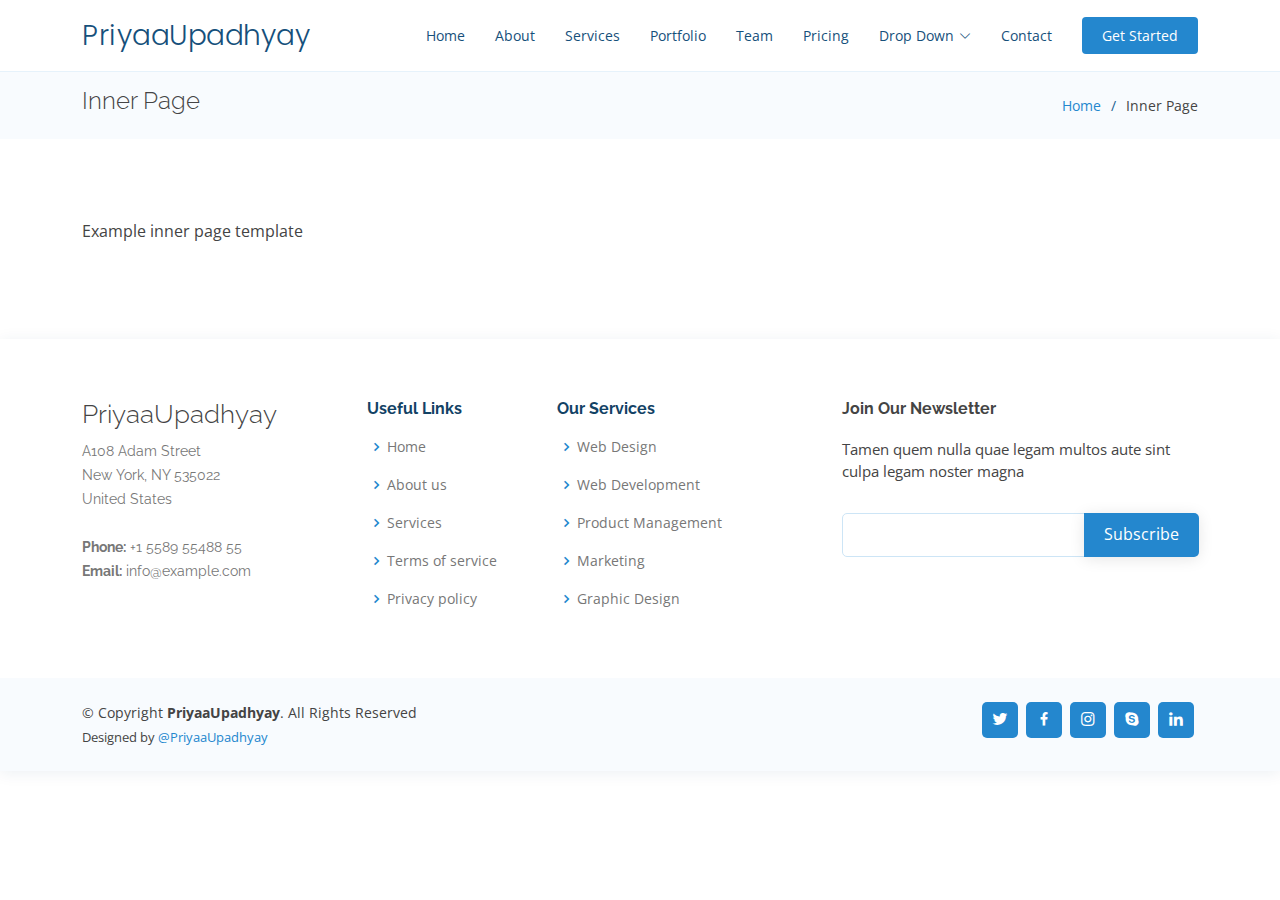
<file: inner-page.html>
<!DOCTYPE html>
<html lang="en">

<head>
  <meta charset="utf-8">
  <meta content="width=device-width, initial-scale=1.0" name="viewport">

  <title>Inner Page - PriyaaUpadhyay</title>
  <meta content="" name="description">
  <meta content="" name="keywords">

  <!-- Favicons -->
  <link href="assets/img/favicon.png" rel="icon">
  <link href="assets/img/apple-touch-icon.png" rel="apple-touch-icon">

  <!-- Google Fonts -->
  <link href="https://fonts.googleapis.com/css?family=Open+Sans:300,300i,400,400i,600,600i,700,700i|Raleway:300,300i,400,400i,500,500i,600,600i,700,700i|Poppins:300,300i,400,400i,500,500i,600,600i,700,700i" rel="stylesheet">

  <!-- Vendor CSS Files -->
  <link href="assets/vendor/aos/aos.css" rel="stylesheet">
  <link href="assets/vendor/bootstrap/css/bootstrap.min.css" rel="stylesheet">
  <link href="assets/vendor/bootstrap-icons/bootstrap-icons.css" rel="stylesheet">
  <link href="assets/vendor/boxicons/css/boxicons.min.css" rel="stylesheet">
  <link href="assets/vendor/glightbox/css/glightbox.min.css" rel="stylesheet">
  <link href="assets/vendor/remixicon/remixicon.css" rel="stylesheet">
  <link href="assets/vendor/swiper/swiper-bundle.min.css" rel="stylesheet">

  <!-- Template Main CSS File -->
  <link href="assets/css/style.css" rel="stylesheet">

</head>

<body>

  <!-- ======= Header ======= -->
  <header id="header" class="fixed-top">
    <div class="container d-flex align-items-center justify-content-between">

      <h1 class="logo"><a href="index.html">PriyaaUpadhyay</a></h1>
      <!-- Uncomment below if you prefer to use an image logo -->
      <!-- <a href="index.html" class="logo"><img src="assets/img/logo.png" alt="" class="img-fluid"></a>-->

      <nav id="navbar" class="navbar">
        <ul>
          <li><a class="nav-link scrollto " href="#hero">Home</a></li>
          <li><a class="nav-link scrollto" href="#about">About</a></li>
          <li><a class="nav-link scrollto" href="#services">Services</a></li>
          <li><a class="nav-link scrollto o" href="#portfolio">Portfolio</a></li>
          <li><a class="nav-link scrollto" href="#team">Team</a></li>
          <li><a class="nav-link scrollto" href="#pricing">Pricing</a></li>
          <li class="dropdown"><a href="#"><span>Drop Down</span> <i class="bi bi-chevron-down"></i></a>
            <ul>
              <li><a href="#">Drop Down 1</a></li>
              <li class="dropdown"><a href="#"><span>Deep Drop Down</span> <i class="bi bi-chevron-right"></i></a>
                <ul>
                  <li><a href="#">Deep Drop Down 1</a></li>
                  <li><a href="#">Deep Drop Down 2</a></li>
                  <li><a href="#">Deep Drop Down 3</a></li>
                  <li><a href="#">Deep Drop Down 4</a></li>
                  <li><a href="#">Deep Drop Down 5</a></li>
                </ul>
              </li>
              <li><a href="#">Drop Down 2</a></li>
              <li><a href="#">Drop Down 3</a></li>
              <li><a href="#">Drop Down 4</a></li>
            </ul>
          </li>
          <li><a class="nav-link scrollto" href="#contact">Contact</a></li>
          <li><a class="getstarted scrollto" href="#about">Get Started</a></li>
        </ul>
        <i class="bi bi-list mobile-nav-toggle"></i>
      </nav><!-- .navbar -->

    </div>
  </header><!-- End Header -->

  <main id="main">

    <!-- ======= Breadcrumbs ======= -->
    <section class="breadcrumbs">
      <div class="container">

        <div class="d-flex justify-content-between align-items-center">
          <h2>Inner Page</h2>
          <ol>
            <li><a href="index.html">Home</a></li>
            <li>Inner Page</li>
          </ol>
        </div>

      </div>
    </section><!-- End Breadcrumbs -->

    <section class="inner-page">
      <div class="container">
        <p>
          Example inner page template
        </p>
      </div>
    </section>

  </main><!-- End #main -->

  <!-- ======= Footer ======= -->
  <footer id="footer">

    <div class="footer-top">
      <div class="container">
        <div class="row">

          <div class="col-lg-3 col-md-6 footer-contact">
            <h3>PriyaaUpadhyay</h3>
            <p>
              A108 Adam Street <br>
              New York, NY 535022<br>
              United States <br><br>
              <strong>Phone:</strong> +1 5589 55488 55<br>
              <strong>Email:</strong> info@example.com<br>
            </p>
          </div>

          <div class="col-lg-2 col-md-6 footer-links">
            <h4>Useful Links</h4>
            <ul>
              <li><i class="bx bx-chevron-right"></i> <a href="#">Home</a></li>
              <li><i class="bx bx-chevron-right"></i> <a href="#">About us</a></li>
              <li><i class="bx bx-chevron-right"></i> <a href="#">Services</a></li>
              <li><i class="bx bx-chevron-right"></i> <a href="#">Terms of service</a></li>
              <li><i class="bx bx-chevron-right"></i> <a href="#">Privacy policy</a></li>
            </ul>
          </div>

          <div class="col-lg-3 col-md-6 footer-links">
            <h4>Our Services</h4>
            <ul>
              <li><i class="bx bx-chevron-right"></i> <a href="#">Web Design</a></li>
              <li><i class="bx bx-chevron-right"></i> <a href="#">Web Development</a></li>
              <li><i class="bx bx-chevron-right"></i> <a href="#">Product Management</a></li>
              <li><i class="bx bx-chevron-right"></i> <a href="#">Marketing</a></li>
              <li><i class="bx bx-chevron-right"></i> <a href="#">Graphic Design</a></li>
            </ul>
          </div>

          <div class="col-lg-4 col-md-6 footer-newsletter">
            <h4>Join Our Newsletter</h4>
            <p>Tamen quem nulla quae legam multos aute sint culpa legam noster magna</p>
            <form action="" method="post">
              <input type="email" name="email"><input type="submit" value="Subscribe">
            </form>
          </div>

        </div>
      </div>
    </div>

    <div class="container d-md-flex py-4">

      <div class="me-md-auto text-center text-md-start">
        <div class="copyright">
          &copy; Copyright <strong><span>PriyaaUpadhyay</span></strong>. All Rights Reserved
        </div>
        <div class="credits">
          
          Designed by <a href="">@PriyaaUpadhyay</a>
        </div>
      </div>
      <div class="social-links text-center text-md-right pt-3 pt-md-0">
        <a href="#" class="twitter"><i class="bx bxl-twitter"></i></a>
        <a href="#" class="facebook"><i class="bx bxl-facebook"></i></a>
        <a href="#" class="instagram"><i class="bx bxl-instagram"></i></a>
        <a href="#" class="google-plus"><i class="bx bxl-skype"></i></a>
        <a href="#" class="linkedin"><i class="bx bxl-linkedin"></i></a>
      </div>
    </div>
  </footer><!-- End Footer -->

  <div id="preloader"></div>
  <a href="#" class="back-to-top d-flex align-items-center justify-content-center"><i class="bi bi-arrow-up-short"></i></a>

  <!-- Vendor JS Files -->
  <script src="assets/vendor/purecounter/purecounter_vanilla.js"></script>
  <script src="assets/vendor/aos/aos.js"></script>
  <script src="assets/vendor/bootstrap/js/bootstrap.bundle.min.js"></script>
  <script src="assets/vendor/glightbox/js/glightbox.min.js"></script>
  <script src="assets/vendor/isotope-layout/isotope.pkgd.min.js"></script>
  <script src="assets/vendor/swiper/swiper-bundle.min.js"></script>
  <script src="assets/vendor/php-email-form/validate.js"></script>

  <!-- Template Main JS File -->
  <script src="assets/js/main.js"></script>

</body>

</html>
</file>
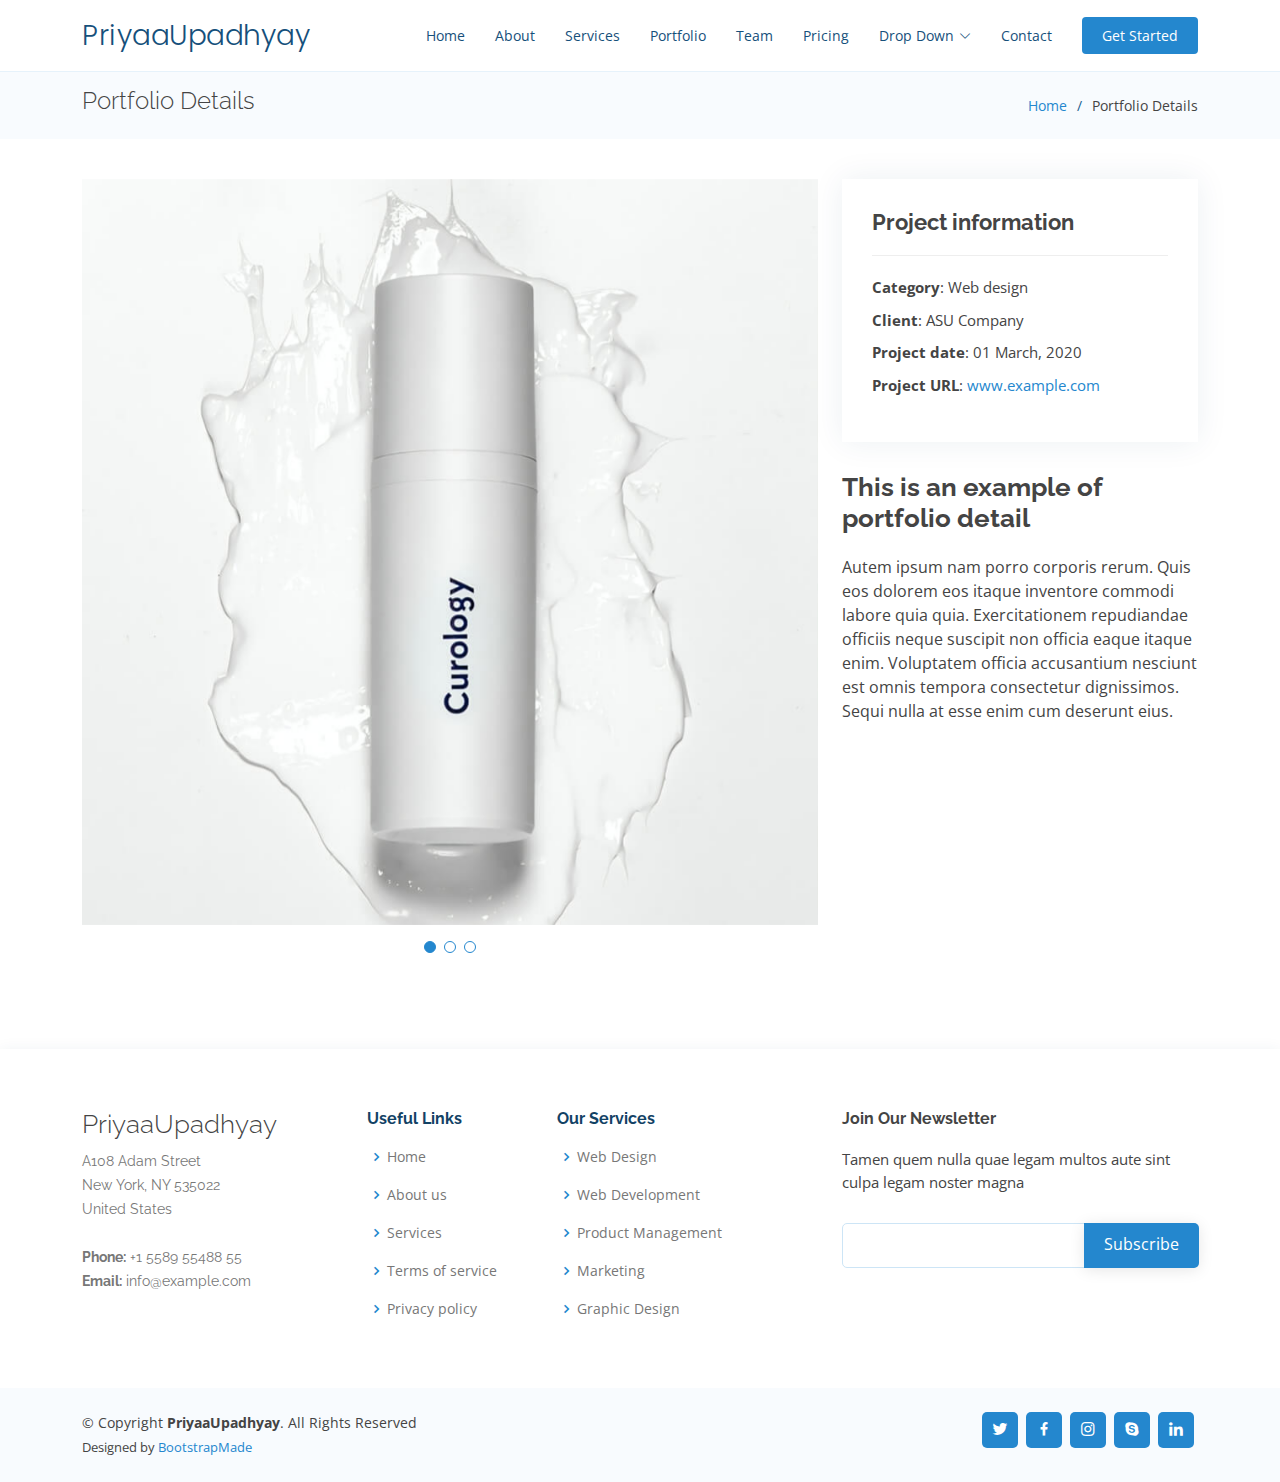
<file: portfolio-details.html>
<!DOCTYPE html>
<html lang="en">

<head>
  <meta charset="utf-8">
  <meta content="width=device-width, initial-scale=1.0" name="viewport">

  <title>Portfolio Details - PriyaaUpadhyay Bootstrap Template</title>
  <meta content="" name="description">
  <meta content="" name="keywords">

  <!-- Favicons -->
  <link href="assets/img/favicon.png" rel="icon">
  <link href="assets/img/apple-touch-icon.png" rel="apple-touch-icon">

  <!-- Google Fonts -->
  <link href="https://fonts.googleapis.com/css?family=Open+Sans:300,300i,400,400i,600,600i,700,700i|Raleway:300,300i,400,400i,500,500i,600,600i,700,700i|Poppins:300,300i,400,400i,500,500i,600,600i,700,700i" rel="stylesheet">

  <!-- Vendor CSS Files -->
  <link href="assets/vendor/aos/aos.css" rel="stylesheet">
  <link href="assets/vendor/bootstrap/css/bootstrap.min.css" rel="stylesheet">
  <link href="assets/vendor/bootstrap-icons/bootstrap-icons.css" rel="stylesheet">
  <link href="assets/vendor/boxicons/css/boxicons.min.css" rel="stylesheet">
  <link href="assets/vendor/glightbox/css/glightbox.min.css" rel="stylesheet">
  <link href="assets/vendor/remixicon/remixicon.css" rel="stylesheet">
  <link href="assets/vendor/swiper/swiper-bundle.min.css" rel="stylesheet">

  <!-- Template Main CSS File -->
  <link href="assets/css/style.css" rel="stylesheet">

  <!-- =======================================================
  * Template Name: PriyaaUpadhyay - v4.8.1
  * Template URL: https://bootstrapmade.com/PriyaaUpadhyay-multipurpose-bootstrap-template/
  * Author: BootstrapMade.com
  * License: https://bootstrapmade.com/license/
  ======================================================== -->
</head>

<body>

  <!-- ======= Header ======= -->
  <header id="header" class="fixed-top">
    <div class="container d-flex align-items-center justify-content-between">

      <h1 class="logo"><a href="index.html">PriyaaUpadhyay</a></h1>
      <!-- Uncomment below if you prefer to use an image logo -->
      <!-- <a href="index.html" class="logo"><img src="assets/img/logo.png" alt="" class="img-fluid"></a>-->

      <nav id="navbar" class="navbar">
        <ul>
          <li><a class="nav-link scrollto " href="#hero">Home</a></li>
          <li><a class="nav-link scrollto" href="#about">About</a></li>
          <li><a class="nav-link scrollto" href="#services">Services</a></li>
          <li><a class="nav-link scrollto activeo" href="#portfolio">Portfolio</a></li>
          <li><a class="nav-link scrollto" href="#team">Team</a></li>
          <li><a class="nav-link scrollto" href="#pricing">Pricing</a></li>
          <li class="dropdown"><a href="#"><span>Drop Down</span> <i class="bi bi-chevron-down"></i></a>
            <ul>
              <li><a href="#">Drop Down 1</a></li>
              <li class="dropdown"><a href="#"><span>Deep Drop Down</span> <i class="bi bi-chevron-right"></i></a>
                <ul>
                  <li><a href="#">Deep Drop Down 1</a></li>
                  <li><a href="#">Deep Drop Down 2</a></li>
                  <li><a href="#">Deep Drop Down 3</a></li>
                  <li><a href="#">Deep Drop Down 4</a></li>
                  <li><a href="#">Deep Drop Down 5</a></li>
                </ul>
              </li>
              <li><a href="#">Drop Down 2</a></li>
              <li><a href="#">Drop Down 3</a></li>
              <li><a href="#">Drop Down 4</a></li>
            </ul>
          </li>
          <li><a class="nav-link scrollto" href="#contact">Contact</a></li>
          <li><a class="getstarted scrollto" href="#about">Get Started</a></li>
        </ul>
        <i class="bi bi-list mobile-nav-toggle"></i>
      </nav><!-- .navbar -->

    </div>
  </header><!-- End Header -->

  <main id="main">

    <!-- ======= Breadcrumbs ======= -->
    <section id="breadcrumbs" class="breadcrumbs">
      <div class="container">

        <div class="d-flex justify-content-between align-items-center">
          <h2>Portfolio Details</h2>
          <ol>
            <li><a href="index.html">Home</a></li>
            <li>Portfolio Details</li>
          </ol>
        </div>

      </div>
    </section><!-- End Breadcrumbs -->

    <!-- ======= Portfolio Details Section ======= -->
    <section id="portfolio-details" class="portfolio-details">
      <div class="container">

        <div class="row gy-4">

          <div class="col-lg-8">
            <div class="portfolio-details-slider swiper">
              <div class="swiper-wrapper align-items-center">

                <div class="swiper-slide">
                  <img src="assets/img/portfolio/portfolio-1.jpg" alt="">
                </div>

                <div class="swiper-slide">
                  <img src="assets/img/portfolio/portfolio-2.jpg" alt="">
                </div>

                <div class="swiper-slide">
                  <img src="assets/img/portfolio/portfolio-3.jpg" alt="">
                </div>

              </div>
              <div class="swiper-pagination"></div>
            </div>
          </div>

          <div class="col-lg-4">
            <div class="portfolio-info">
              <h3>Project information</h3>
              <ul>
                <li><strong>Category</strong>: Web design</li>
                <li><strong>Client</strong>: ASU Company</li>
                <li><strong>Project date</strong>: 01 March, 2020</li>
                <li><strong>Project URL</strong>: <a href="#">www.example.com</a></li>
              </ul>
            </div>
            <div class="portfolio-description">
              <h2>This is an example of portfolio detail</h2>
              <p>
                Autem ipsum nam porro corporis rerum. Quis eos dolorem eos itaque inventore commodi labore quia quia. Exercitationem repudiandae officiis neque suscipit non officia eaque itaque enim. Voluptatem officia accusantium nesciunt est omnis tempora consectetur dignissimos. Sequi nulla at esse enim cum deserunt eius.
              </p>
            </div>
          </div>

        </div>

      </div>
    </section><!-- End Portfolio Details Section -->

  </main><!-- End #main -->

  <!-- ======= Footer ======= -->
  <footer id="footer">

    <div class="footer-top">
      <div class="container">
        <div class="row">

          <div class="col-lg-3 col-md-6 footer-contact">
            <h3>PriyaaUpadhyay</h3>
            <p>
              A108 Adam Street <br>
              New York, NY 535022<br>
              United States <br><br>
              <strong>Phone:</strong> +1 5589 55488 55<br>
              <strong>Email:</strong> info@example.com<br>
            </p>
          </div>

          <div class="col-lg-2 col-md-6 footer-links">
            <h4>Useful Links</h4>
            <ul>
              <li><i class="bx bx-chevron-right"></i> <a href="#">Home</a></li>
              <li><i class="bx bx-chevron-right"></i> <a href="#">About us</a></li>
              <li><i class="bx bx-chevron-right"></i> <a href="#">Services</a></li>
              <li><i class="bx bx-chevron-right"></i> <a href="#">Terms of service</a></li>
              <li><i class="bx bx-chevron-right"></i> <a href="#">Privacy policy</a></li>
            </ul>
          </div>

          <div class="col-lg-3 col-md-6 footer-links">
            <h4>Our Services</h4>
            <ul>
              <li><i class="bx bx-chevron-right"></i> <a href="#">Web Design</a></li>
              <li><i class="bx bx-chevron-right"></i> <a href="#">Web Development</a></li>
              <li><i class="bx bx-chevron-right"></i> <a href="#">Product Management</a></li>
              <li><i class="bx bx-chevron-right"></i> <a href="#">Marketing</a></li>
              <li><i class="bx bx-chevron-right"></i> <a href="#">Graphic Design</a></li>
            </ul>
          </div>

          <div class="col-lg-4 col-md-6 footer-newsletter">
            <h4>Join Our Newsletter</h4>
            <p>Tamen quem nulla quae legam multos aute sint culpa legam noster magna</p>
            <form action="" method="post">
              <input type="email" name="email"><input type="submit" value="Subscribe">
            </form>
          </div>

        </div>
      </div>
    </div>

    <div class="container d-md-flex py-4">

      <div class="me-md-auto text-center text-md-start">
        <div class="copyright">
          &copy; Copyright <strong><span>PriyaaUpadhyay</span></strong>. All Rights Reserved
        </div>
        <div class="credits">
          <!-- All the links in the footer should remain intact. -->
          <!-- You can delete the links only if you purchased the pro version. -->
          <!-- Licensing information: https://bootstrapmade.com/license/ -->
          <!-- Purchase the pro version with working PHP/AJAX contact form: https://bootstrapmade.com/PriyaaUpadhyay-multipurpose-bootstrap-template/ -->
          Designed by <a href="https://bootstrapmade.com/">BootstrapMade</a>
        </div>
      </div>
      <div class="social-links text-center text-md-right pt-3 pt-md-0">
        <a href="#" class="twitter"><i class="bx bxl-twitter"></i></a>
        <a href="#" class="facebook"><i class="bx bxl-facebook"></i></a>
        <a href="#" class="instagram"><i class="bx bxl-instagram"></i></a>
        <a href="#" class="google-plus"><i class="bx bxl-skype"></i></a>
        <a href="#" class="linkedin"><i class="bx bxl-linkedin"></i></a>
      </div>
    </div>
  </footer><!-- End Footer -->

  <div id="preloader"></div>
  <a href="#" class="back-to-top d-flex align-items-center justify-content-center"><i class="bi bi-arrow-up-short"></i></a>

  <!-- Vendor JS Files -->
  <script src="assets/vendor/purecounter/purecounter_vanilla.js"></script>
  <script src="assets/vendor/aos/aos.js"></script>
  <script src="assets/vendor/bootstrap/js/bootstrap.bundle.min.js"></script>
  <script src="assets/vendor/glightbox/js/glightbox.min.js"></script>
  <script src="assets/vendor/isotope-layout/isotope.pkgd.min.js"></script>
  <script src="assets/vendor/swiper/swiper-bundle.min.js"></script>
  <script src="assets/vendor/php-email-form/validate.js"></script>

  <!-- Template Main JS File -->
  <script src="assets/js/main.js"></script>

</body>

</html>
</file>
<file: assets/css/style.css>
body {
  font-family: "Open Sans", sans-serif;
  color: #444444;
}

a {
  color: #2487ce;
  text-decoration: none;
}

a:hover {
  color: #469fdf;
  text-decoration: none;
}

h1,
h2,
h3,
h4,
h5,
h6 {
  font-family: "Raleway", sans-serif;
}

/*--------------------------------------------------------------
# Back to top button
--------------------------------------------------------------*/
.back-to-top {
  position: fixed;
  visibility: hidden;
  opacity: 0;
  right: 15px;
  bottom: 15px;
  z-index: 996;
  background: #2487ce;
  width: 40px;
  height: 40px;
  border-radius: 4px;
  transition: all 0.4s;
}

.back-to-top i {
  font-size: 28px;
  color: #fff;
  line-height: 0;
}

.back-to-top:hover {
  background: #3e9bdd;
  color: #fff;
}

.back-to-top.active {
  visibility: visible;
  opacity: 1;
}

/*--------------------------------------------------------------
# Preloader
--------------------------------------------------------------*/
#preloader {
  position: fixed;
  top: 0;
  left: 0;
  right: 0;
  bottom: 0;
  z-index: 9999;
  overflow: hidden;
  background: #fff;
}

#preloader:before {
  content: "";
  position: fixed;
  top: calc(50% - 30px);
  left: calc(50% - 30px);
  border: 6px solid #2487ce;
  border-top-color: #fff;
  border-bottom-color: #fff;
  border-radius: 50%;
  width: 60px;
  height: 60px;
  -webkit-animation: animate-preloader 1s linear infinite;
  animation: animate-preloader 1s linear infinite;
}

@-webkit-keyframes animate-preloader {
  0% {
    transform: rotate(0deg);
  }

  100% {
    transform: rotate(360deg);
  }
}

@keyframes animate-preloader {
  0% {
    transform: rotate(0deg);
  }

  100% {
    transform: rotate(360deg);
  }
}

/*--------------------------------------------------------------
# Disable aos animation delay on mobile devices
--------------------------------------------------------------*/
@media screen and (max-width: 768px) {
  [data-aos-delay] {
    transition-delay: 0 !important;
  }
}

/*--------------------------------------------------------------
# Header
--------------------------------------------------------------*/
#header {
  transition: all 0.5s;
  background: #fff;
  z-index: 997;
  padding: 15px 0;
  border-bottom: 1px solid #e6f2fb;
}

#header.header-scrolled {
  border-color: #fff;
  box-shadow: 0px 2px 15px rgba(18, 66, 101, 0.08);
}

#header .logo {
  font-size: 28px;
  margin: 0;
  padding: 0;
  line-height: 1;
  font-weight: 300;
  letter-spacing: 0.5px;
  font-family: "Poppins", sans-serif;
}

#header .logo a {
  color: #16507b;
}

#header .logo img {
  max-height: 40px;
}

@media (max-width: 992px) {
  #header .logo {
    font-size: 28px;
  }
}

/*--------------------------------------------------------------
# Navigation Menu
--------------------------------------------------------------*/
/**
* Desktop Navigation 
*/
.navbar {
  padding: 0;
}

.navbar ul {
  margin: 0;
  padding: 0;
  display: flex;
  list-style: none;
  align-items: center;
}

.navbar li {
  position: relative;
}

.navbar a,
.navbar a:focus {
  display: flex;
  align-items: center;
  justify-content: space-between;
  padding: 10px 0 10px 30px;
  font-size: 14px;
  color: #16507b;
  white-space: nowrap;
  transition: 0.3s;
}

.navbar a i,
.navbar a:focus i {
  font-size: 12px;
  line-height: 0;
  margin-left: 5px;
}

.navbar a:hover,
.navbar .active,
.navbar .active:focus,
.navbar li:hover>a {
  color: #2487ce;
}

.navbar .getstarted,
.navbar .getstarted:focus {
  background: #2487ce;
  padding: 8px 20px;
  margin-left: 30px;
  border-radius: 4px;
  color: #fff;
}

.navbar .getstarted:hover,
.navbar .getstarted:focus:hover {
  color: #fff;
  background: #3194db;
}

.navbar .dropdown ul {
  display: block;
  position: absolute;
  left: 14px;
  top: calc(100% + 30px);
  margin: 0;
  padding: 10px 0;
  z-index: 99;
  opacity: 0;
  visibility: hidden;
  background: #fff;
  box-shadow: 0px 0px 30px rgba(127, 137, 161, 0.25);
  transition: 0.3s;
  border-radius: 4px;
}

.navbar .dropdown ul li {
  min-width: 200px;
}

.navbar .dropdown ul a {
  padding: 10px 20px;
  text-transform: none;
}

.navbar .dropdown ul a i {
  font-size: 12px;
}

.navbar .dropdown ul a:hover,
.navbar .dropdown ul .active:hover,
.navbar .dropdown ul li:hover>a {
  color: #2487ce;
}

.navbar .dropdown:hover>ul {
  opacity: 1;
  top: 100%;
  visibility: visible;
}

.navbar .dropdown .dropdown ul {
  top: 0;
  left: calc(100% - 30px);
  visibility: hidden;
}

.navbar .dropdown .dropdown:hover>ul {
  opacity: 1;
  top: 0;
  left: 100%;
  visibility: visible;
}

@media (max-width: 1366px) {
  .navbar .dropdown .dropdown ul {
    left: -90%;
  }

  .navbar .dropdown .dropdown:hover>ul {
    left: -100%;
  }
}

/**
* Mobile Navigation 
*/
.mobile-nav-toggle {
  color: #124265;
  font-size: 28px;
  cursor: pointer;
  display: none;
  line-height: 0;
  transition: 0.5s;
}

.mobile-nav-toggle.bi-x {
  color: #fff;
}

@media (max-width: 991px) {
  .mobile-nav-toggle {
    display: block;
  }

  .navbar ul {
    display: none;
  }
}

.navbar-mobile {
  position: fixed;
  overflow: hidden;
  top: 0;
  right: 0;
  left: 0;
  bottom: 0;
  background: rgba(10, 38, 58, 0.9);
  transition: 0.3s;
  z-index: 999;
}

.navbar-mobile .mobile-nav-toggle {
  position: absolute;
  top: 15px;
  right: 15px;
}

.navbar-mobile ul {
  display: block;
  position: absolute;
  top: 55px;
  right: 15px;
  bottom: 15px;
  left: 15px;
  padding: 10px 0;
  background-color: #fff;
  overflow-y: auto;
  transition: 0.3s;
}

.navbar-mobile a,
.navbar-mobile a:focus {
  padding: 10px 20px;
  font-size: 15px;
  color: #124265;
}

.navbar-mobile a:hover,
.navbar-mobile .active,
.navbar-mobile li:hover>a {
  color: #2487ce;
}

.navbar-mobile .getstarted,
.navbar-mobile .getstarted:focus {
  margin: 15px;
}

.navbar-mobile .dropdown ul {
  position: static;
  display: none;
  margin: 10px 20px;
  padding: 10px 0;
  z-index: 99;
  opacity: 1;
  visibility: visible;
  background: #fff;
  box-shadow: 0px 0px 30px rgba(127, 137, 161, 0.25);
}

.navbar-mobile .dropdown ul li {
  min-width: 200px;
}

.navbar-mobile .dropdown ul a {
  padding: 10px 20px;
}

.navbar-mobile .dropdown ul a i {
  font-size: 12px;
}

.navbar-mobile .dropdown ul a:hover,
.navbar-mobile .dropdown ul .active:hover,
.navbar-mobile .dropdown ul li:hover>a {
  color: #2487ce;
}

.navbar-mobile .dropdown>.dropdown-active {
  display: block;
}

/*--------------------------------------------------------------
# Hero Section
--------------------------------------------------------------*/
#hero {
  width: 100%;
  height: 100vh;
  position: relative;
  background: url("../img/hero-bg.jpg") top center;
  background-size: cover;
  position: relative;
}

#hero:before {
  content: "";
  background: rgba(255, 255, 255, 0.8);
  position: absolute;
  bottom: 0;
  top: 0;
  left: 0;
  right: 0;
}

#hero .container {
  padding-top: 80px;
}

#hero h1 {
  margin: 0;
  font-size: 56px;
  font-weight: 700;
  line-height: 72px;
  color: #124265;
  font-family: "Poppins", sans-serif;
}

#hero h2 {
  color: #5e5e5e;
  margin: 10px 0 0 0;
  font-size: 22px;
}

#hero .btn-get-started {
  font-family: "Poppins", sans-serif;
  font-weight: 500;
  font-size: 14px;
  letter-spacing: 0.5px;
  display: inline-block;
  padding: 14px 50px;
  border-radius: 5px;
  transition: 0.5s;
  margin-top: 30px;
  color: #fff;
  background: #2487ce;
}

#hero .btn-get-started:hover {
  background: #3194db;
}

#hero .icon-boxes {
  margin-top: 100px;
}

#hero .icon-box {
  padding: 50px 30px;
  position: relative;
  overflow: hidden;
  background: #fff;
  box-shadow: 0 0 29px 0 rgba(18, 66, 101, 0.08);
  transition: all 0.3s ease-in-out;
  border-radius: 8px;
  z-index: 1;
}

#hero .icon-box .title {
  font-weight: 700;
  margin-bottom: 15px;
  font-size: 18px;
}

#hero .icon-box .title a {
  color: #124265;
  transition: 0.3s;
}

#hero .icon-box .description {
  font-size: 15px;
  line-height: 28px;
  margin-bottom: 0;
}

#hero .icon-box .icon {
  margin-bottom: 20px;
  padding-top: 10px;
  display: inline-block;
  transition: all 0.3s ease-in-out;
  font-size: 36px;
  line-height: 1;
  color: #2487ce;
}

#hero .icon-box:hover {
  transform: scale(1.08);
}

#hero .icon-box:hover .title a {
  color: #2487ce;
}

@media (min-width: 1024px) {
  #hero {
    background-attachment: fixed;
  }
}

@media (max-height: 800px) {
  #hero {
    height: auto;
  }
}

@media (max-width: 992px) {
  #hero {
    height: auto;
  }

  #hero h1 {
    font-size: 28px;
    line-height: 36px;
  }

  #hero h2 {
    font-size: 18px;
    line-height: 24px;
  }
}

/*--------------------------------------------------------------
# Sections General
--------------------------------------------------------------*/
section {
  padding: 80px 0;
  overflow: hidden;
}

.section-bg {
  background-color: #f8fbfe;
}

.section-title {
  text-align: center;
  padding-bottom: 30px;
}

.section-title h2 {
  font-size: 32px;
  font-weight: bold;
  text-transform: uppercase;
  margin-bottom: 20px;
  padding-bottom: 0;
  color: #124265;
}

.section-title p {
  margin-bottom: 0;
  font-size: 14px;
  color: #919191;
}

/*--------------------------------------------------------------
# About
--------------------------------------------------------------*/
.about .content h3 {
  font-weight: 600;
  font-size: 26px;
}

.about .content ul {
  list-style: none;
  padding: 0;
}

.about .content ul li {
  padding-left: 28px;
  position: relative;
}

.about .content ul li+li {
  margin-top: 10px;
}

.about .content ul i {
  position: absolute;
  left: 0;
  top: 2px;
  font-size: 20px;
  color: #2487ce;
  line-height: 1;
}

.about .content p:last-child {
  margin-bottom: 0;
}

.about .content .btn-learn-more {
  font-family: "Raleway", sans-serif;
  font-weight: 600;
  font-size: 14px;
  letter-spacing: 1px;
  display: inline-block;
  padding: 12px 32px;
  border-radius: 5px;
  transition: 0.3s;
  line-height: 1;
  color: #2487ce;
  -webkit-animation-delay: 0.8s;
  animation-delay: 0.8s;
  margin-top: 6px;
  border: 2px solid #2487ce;
}

.about .content .btn-learn-more:hover {
  background: #2487ce;
  color: #fff;
  text-decoration: none;
}

/*--------------------------------------------------------------
# Counts
--------------------------------------------------------------*/
.counts {
  padding: 60px 0;
}

.counts .count-box {
  width: 100%;
  text-align: center;
}

.counts .count-box span {
  font-size: 48px;
  line-height: 48px;
  display: block;
  font-weight: 700;
  color: #124265;
  margin-left: 80px;
  margin: auto;
}

.counts .count-box p {
  padding: 8px 0 0 0;
  font-family: "Raleway", sans-serif;
  font-weight: 600;
  font-size: 14px;
  color: #1e6ca6;
}

/*--------------------------------------------------------------
# About Video
--------------------------------------------------------------*/
.about-video .content {
  font-size: 15px;
}

.about-video .content h3 {
  font-weight: 700;
  font-size: 24px;
  color: #124265;
}

.about-video .content ul {
  list-style: none;
  padding: 0;
}

.about-video .content ul li {
  padding-bottom: 10px;
  padding-left: 28px;
  position: relative;
}

.about-video .content ul i {
  font-size: 24px;
  color: #2487ce;
  position: absolute;
  left: 0;
  top: -2px;
}

.about-video .content p:last-child {
  margin-bottom: 0;
}

.about-video .play-btn {
  width: 94px;
  height: 94px;
  background: radial-gradient(#2487ce 50%, rgba(36, 135, 206, 0.4) 52%);
  border-radius: 50%;
  display: block;
  position: absolute;
  left: calc(50% - 47px);
  top: calc(50% - 47px);
  overflow: hidden;
}

.about-video .play-btn::after {
  content: "";
  position: absolute;
  left: 50%;
  top: 50%;
  transform: translateX(-40%) translateY(-50%);
  width: 0;
  height: 0;
  border-top: 10px solid transparent;
  border-bottom: 10px solid transparent;
  border-left: 15px solid #fff;
  z-index: 100;
  transition: all 400ms cubic-bezier(0.55, 0.055, 0.675, 0.19);
}

.about-video .play-btn::before {
  content: "";
  position: absolute;
  width: 120px;
  height: 120px;
  -webkit-animation-delay: 0s;
  animation-delay: 0s;
  -webkit-animation: pulsate-btn 2s;
  animation: pulsate-btn 2s;
  -webkit-animation-direction: forwards;
  animation-direction: forwards;
  -webkit-animation-iteration-count: infinite;
  animation-iteration-count: infinite;
  -webkit-animation-timing-function: steps;
  animation-timing-function: steps;
  opacity: 1;
  border-radius: 50%;
  border: 5px solid rgba(36, 135, 206, 0.7);
  top: -15%;
  left: -15%;
  background: rgba(198, 16, 0, 0);
}

.about-video .play-btn:hover::after {
  border-left: 15px solid #2487ce;
  transform: scale(20);
}

.about-video .play-btn:hover::before {
  content: "";
  position: absolute;
  left: 50%;
  top: 50%;
  transform: translateX(-40%) translateY(-50%);
  width: 0;
  height: 0;
  border: none;
  border-top: 10px solid transparent;
  border-bottom: 10px solid transparent;
  border-left: 15px solid #fff;
  z-index: 200;
  -webkit-animation: none;
  animation: none;
  border-radius: 0;
}

@-webkit-keyframes pulsate-btn {
  0% {
    transform: scale(0.6, 0.6);
    opacity: 1;
  }

  100% {
    transform: scale(1, 1);
    opacity: 0;
  }
}

@keyframes pulsate-btn {
  0% {
    transform: scale(0.6, 0.6);
    opacity: 1;
  }

  100% {
    transform: scale(1, 1);
    opacity: 0;
  }
}

/*--------------------------------------------------------------
# Clients
--------------------------------------------------------------*/
.clients {
  padding: 15px 0;
  text-align: center;
}

.clients img {
  max-width: 45%;
  transition: all 0.4s ease-in-out;
  display: inline-block;
  padding: 15px 0;
  filter: grayscale(100);
}

.clients img:hover {
  filter: none;
  transform: scale(1.15);
}

@media (max-width: 768px) {
  .clients img {
    max-width: 40%;
  }
}

/*--------------------------------------------------------------
# Testimonials
--------------------------------------------------------------*/
.testimonials .testimonials-carousel,
.testimonials .testimonials-slider {
  overflow: hidden;
}

.testimonials .testimonial-item {
  box-sizing: content-box;
  text-align: center;
  min-height: 320px;
}

.testimonials .testimonial-item .testimonial-img {
  width: 90px;
  border-radius: 50%;
  margin: 0 auto;
}

.testimonials .testimonial-item h3 {
  font-size: 18px;
  font-weight: bold;
  margin: 10px 0 5px 0;
  color: #111;
}

.testimonials .testimonial-item h4 {
  font-size: 14px;
  color: #999;
  margin: 0;
}

.testimonials .testimonial-item .quote-icon-left,
.testimonials .testimonial-item .quote-icon-right {
  color: #c9e3f5;
  font-size: 26px;
}

.testimonials .testimonial-item .quote-icon-left {
  display: inline-block;
  left: -5px;
  position: relative;
}

.testimonials .testimonial-item .quote-icon-right {
  display: inline-block;
  right: -5px;
  position: relative;
  top: 10px;
}

.testimonials .testimonial-item p {
  font-style: italic;
  margin: 0 15px 15px 15px;
  padding: 20px;
  background: #f3f9fd;
  position: relative;
  margin-bottom: 35px;
  border-radius: 6px;
}

.testimonials .testimonial-item p::after {
  content: "";
  width: 0;
  height: 0;
  border-top: 20px solid #f3f9fd;
  border-right: 20px solid transparent;
  border-left: 20px solid transparent;
  position: absolute;
  bottom: -20px;
  left: calc(50% - 20px);
}

.testimonials .swiper-pagination {
  margin-top: 20px;
  position: relative;
}

.testimonials .swiper-pagination .swiper-pagination-bullet {
  width: 12px;
  height: 12px;
  background-color: #fff;
  opacity: 1;
  border: 1px solid #2487ce;
}

.testimonials .swiper-pagination .swiper-pagination-bullet-active {
  background-color: #2487ce;
}

/*--------------------------------------------------------------
# Services
--------------------------------------------------------------*/
.services .icon-box {
  text-align: center;
  padding: 70px 20px 80px 20px;
  transition: all ease-in-out 0.3s;
  background: #fff;
  box-shadow: 0px 5px 90px 0px rgba(110, 123, 131, 0.05);
}

.services .icon-box .icon {
  margin: 0 auto;
  width: 100px;
  height: 100px;
  display: flex;
  align-items: center;
  justify-content: center;
  transition: ease-in-out 0.3s;
  position: relative;
}

.services .icon-box .icon i {
  font-size: 36px;
  transition: 0.5s;
  position: relative;
}

.services .icon-box .icon svg {
  position: absolute;
  top: 0;
  left: 0;
}

.services .icon-box .icon svg path {
  transition: 0.5s;
  fill: #f5f5f5;
}

.services .icon-box h4 {
  font-weight: 600;
  margin: 10px 0 15px 0;
  font-size: 22px;
}

.services .icon-box h4 a {
  color: #124265;
  transition: ease-in-out 0.3s;
}

.services .icon-box p {
  line-height: 24px;
  font-size: 14px;
  margin-bottom: 0;
}

.services .icon-box:hover {
  border-color: #fff;
  box-shadow: 0px 0 35px 0 rgba(0, 0, 0, 0.08);
}

.services .iconbox-blue i {
  color: #47aeff;
}

.services .iconbox-blue:hover .icon i {
  color: #fff;
}

.services .iconbox-blue:hover .icon path {
  fill: #47aeff;
}

.services .iconbox-orange i {
  color: #ffa76e;
}

.services .iconbox-orange:hover .icon i {
  color: #fff;
}

.services .iconbox-orange:hover .icon path {
  fill: #ffa76e;
}

.services .iconbox-pink i {
  color: #e80368;
}

.services .iconbox-pink:hover .icon i {
  color: #fff;
}

.services .iconbox-pink:hover .icon path {
  fill: #e80368;
}

.services .iconbox-yellow i {
  color: #ffbb2c;
}

.services .iconbox-yellow:hover .icon i {
  color: #fff;
}

.services .iconbox-yellow:hover .icon path {
  fill: #ffbb2c;
}

.services .iconbox-red i {
  color: #ff5828;
}

.services .iconbox-red:hover .icon i {
  color: #fff;
}

.services .iconbox-red:hover .icon path {
  fill: #ff5828;
}

.services .iconbox-teal i {
  color: #11dbcf;
}

.services .iconbox-teal:hover .icon i {
  color: #fff;
}

.services .iconbox-teal:hover .icon path {
  fill: #11dbcf;
}

/*--------------------------------------------------------------
# Cta
--------------------------------------------------------------*/
.cta {
  background: #2487ce;
  background-size: cover;
  padding: 60px 0;
}

.cta h3 {
  color: #fff;
  font-size: 28px;
  font-weight: 700;
}

.cta p {
  color: #fff;
}

.cta .cta-btn {
  font-family: "Raleway", sans-serif;
  font-weight: 600;
  font-size: 14px;
  letter-spacing: 1px;
  display: inline-block;
  padding: 10px 35px;
  border-radius: 5px;
  transition: 0.5s;
  margin-top: 10px;
  border: 2px solid #fff;
  color: #fff;
}

.cta .cta-btn:hover {
  background: #fff;
  color: #2487ce;
}

/*--------------------------------------------------------------
# Portfolio
--------------------------------------------------------------*/
.portfolio .portfolio-item {
  margin-bottom: 30px;
}

.portfolio #portfolio-flters {
  padding: 0;
  margin: 0 auto 35px auto;
  list-style: none;
  text-align: center;
  border-radius: 50px;
  padding: 2px 15px;
}

.portfolio #portfolio-flters li {
  cursor: pointer;
  display: inline-block;
  padding: 10px 15px 8px 15px;
  font-size: 14px;
  font-weight: 600;
  line-height: 1;
  text-transform: uppercase;
  color: #444444;
  margin-bottom: 5px;
  transition: all 0.3s ease-in-out;
}

.portfolio #portfolio-flters li:hover,
.portfolio #portfolio-flters li.filter-active {
  color: #2487ce;
}

.portfolio #portfolio-flters li:last-child {
  margin-right: 0;
}

.portfolio .portfolio-wrap {
  transition: 0.3s;
  position: relative;
  overflow: hidden;
  z-index: 1;
}

.portfolio .portfolio-wrap::before {
  content: "";
  background: rgba(36, 135, 206, 0.6);
  position: absolute;
  left: 30px;
  right: 30px;
  top: 30px;
  bottom: 30px;
  transition: all ease-in-out 0.3s;
  z-index: 2;
  opacity: 0;
}

.portfolio .portfolio-wrap .portfolio-info {
  opacity: 0;
  position: absolute;
  top: 0;
  left: 0;
  right: 0;
  bottom: 0;
  text-align: center;
  z-index: 3;
  transition: all ease-in-out 0.3s;
  display: flex;
  flex-direction: column;
  justify-content: center;
  align-items: center;
}

.portfolio .portfolio-wrap .portfolio-info::before {
  display: block;
  content: "";
  width: 48px;
  height: 48px;
  position: absolute;
  top: 35px;
  left: 35px;
  border-top: 3px solid #fff;
  border-left: 3px solid #fff;
  transition: all 0.5s ease 0s;
  z-index: 9994;
}

.portfolio .portfolio-wrap .portfolio-info::after {
  display: block;
  content: "";
  width: 48px;
  height: 48px;
  position: absolute;
  bottom: 35px;
  right: 35px;
  border-bottom: 3px solid #fff;
  border-right: 3px solid #fff;
  transition: all 0.5s ease 0s;
  z-index: 9994;
}

.portfolio .portfolio-wrap .portfolio-info h4 {
  font-size: 20px;
  color: #fff;
  font-weight: 600;
}

.portfolio .portfolio-wrap .portfolio-info p {
  color: #ffffff;
  font-size: 14px;
  text-transform: uppercase;
  padding: 0;
  margin: 0;
}

.portfolio .portfolio-wrap .portfolio-links {
  text-align: center;
  z-index: 4;
}

.portfolio .portfolio-wrap .portfolio-links a {
  color: rgba(255, 255, 255, 0.6);
  margin: 0 2px;
  font-size: 28px;
  display: inline-block;
  transition: 0.3s;
}

.portfolio .portfolio-wrap .portfolio-links a:hover {
  color: #fff;
}

.portfolio .portfolio-wrap:hover::before {
  top: 0;
  left: 0;
  right: 0;
  bottom: 0;
  opacity: 1;
}

.portfolio .portfolio-wrap:hover .portfolio-info {
  opacity: 1;
}

.portfolio .portfolio-wrap:hover .portfolio-info::before {
  top: 15px;
  left: 15px;
}

.portfolio .portfolio-wrap:hover .portfolio-info::after {
  bottom: 15px;
  right: 15px;
}

/*--------------------------------------------------------------
# Portfolio Details
--------------------------------------------------------------*/
.portfolio-details {
  padding-top: 40px;
}

.portfolio-details .portfolio-details-slider img {
  width: 100%;
}

.portfolio-details .portfolio-details-slider .swiper-pagination {
  margin-top: 20px;
  position: relative;
}

.portfolio-details .portfolio-details-slider .swiper-pagination .swiper-pagination-bullet {
  width: 12px;
  height: 12px;
  background-color: #fff;
  opacity: 1;
  border: 1px solid #2487ce;
}

.portfolio-details .portfolio-details-slider .swiper-pagination .swiper-pagination-bullet-active {
  background-color: #2487ce;
}

.portfolio-details .portfolio-info {
  padding: 30px;
  box-shadow: 0px 0 30px rgba(18, 66, 101, 0.08);
}

.portfolio-details .portfolio-info h3 {
  font-size: 22px;
  font-weight: 700;
  margin-bottom: 20px;
  padding-bottom: 20px;
  border-bottom: 1px solid #eee;
}

.portfolio-details .portfolio-info ul {
  list-style: none;
  padding: 0;
  font-size: 15px;
}

.portfolio-details .portfolio-info ul li+li {
  margin-top: 10px;
}

.portfolio-details .portfolio-description {
  padding-top: 30px;
}

.portfolio-details .portfolio-description h2 {
  font-size: 26px;
  font-weight: 700;
  margin-bottom: 20px;
}

.portfolio-details .portfolio-description p {
  padding: 0;
}

/*--------------------------------------------------------------
# Team
--------------------------------------------------------------*/
.team .member {
  margin-bottom: 20px;
  overflow: hidden;
  text-align: center;
  border-radius: 4px;
  background: #fff;
  box-shadow: 0px 2px 15px rgba(18, 66, 101, 0.08);
}

.team .member .member-img {
  position: relative;
  overflow: hidden;
}

.team .member .social {
  position: absolute;
  left: 0;
  bottom: 0;
  right: 0;
  height: 40px;
  opacity: 0;
  transition: ease-in-out 0.3s;
  text-align: center;
  background: rgba(255, 255, 255, 0.85);
  display: inline-flex;
  align-items: center;
  justify-content: center;
}

.team .member .social a {
  transition: color 0.3s;
  color: #124265;
  margin: 0 10px;
  display: inline-block;
}

.team .member .social a:hover {
  color: #2487ce;
}

.team .member .social i {
  font-size: 18px;
  margin: 0 2px;
  line-height: 0;
}

.team .member .member-info {
  padding: 25px 15px;
}

.team .member .member-info h4 {
  font-weight: 700;
  margin-bottom: 5px;
  font-size: 18px;
  color: #124265;
}

.team .member .member-info span {
  display: block;
  font-size: 13px;
  font-weight: 400;
  color: #aaaaaa;
}

.team .member .member-info p {
  font-style: italic;
  font-size: 14px;
  line-height: 26px;
  color: #777777;
}

.team .member:hover .social {
  opacity: 1;
}

/*--------------------------------------------------------------
# Pricing
--------------------------------------------------------------*/
.pricing .box {
  padding: 40px 20px;
  text-align: center;
  border-radius: 8px;
  position: relative;
  overflow: hidden;
  background: #fefefe;
  box-shadow: 0px 5px 90px 0px rgba(110, 123, 131, 0.1);
}

.pricing .box h3 {
  font-weight: 400;
  padding: 15px;
  font-size: 18px;
  text-transform: uppercase;
  font-weight: 600;
  color: #124265;
}

.pricing .box h4 {
  font-size: 42px;
  color: #2487ce;
  font-weight: 500;
  font-family: "Open Sans", sans-serif;
  margin-bottom: 20px;
}

.pricing .box h4 sup {
  font-size: 20px;
  top: -15px;
  left: -3px;
}

.pricing .box h4 span {
  color: #bababa;
  font-size: 16px;
  font-weight: 300;
}

.pricing .box ul {
  padding: 0;
  list-style: none;
  color: #124265;
  text-align: center;
  line-height: 20px;
  font-size: 14px;
}

.pricing .box ul li {
  padding-bottom: 16px;
}

.pricing .box ul .na {
  color: #ccc;
  text-decoration: line-through;
}

.pricing .box .btn-wrap {
  padding: 15px;
  text-align: center;
}

.pricing .box .btn-buy {
  display: inline-block;
  padding: 10px 40px;
  border-radius: 4px;
  color: #2487ce;
  transition: none;
  font-size: 14px;
  font-weight: 400;
  font-family: "Raleway", sans-serif;
  font-weight: 600;
  transition: 0.3s;
  border: 2px solid #2487ce;
}

.pricing .box .btn-buy:hover {
  background: #2487ce;
  color: #fff;
}

.pricing .featured {
  background: #2487ce;
}

.pricing .featured h3,
.pricing .featured h4,
.pricing .featured h4 span,
.pricing .featured ul,
.pricing .featured ul .na {
  color: #fff;
}

.pricing .featured .btn-wrap {
  padding: 15px;
  text-align: center;
}

.pricing .featured .btn-buy {
  color: #fff;
  border: 2px solid #fff;
}

.pricing .featured .btn-buy:hover {
  background: #fff;
  color: #2487ce;
}

/*--------------------------------------------------------------
# Frequently Asked Questions
--------------------------------------------------------------*/
.faq .faq-list {
  padding: 0 100px;
}

.faq .faq-list ul {
  padding: 0;
  list-style: none;
}

.faq .faq-list li+li {
  margin-top: 15px;
}

.faq .faq-list li {
  padding: 20px;
  background: #fff;
  border-radius: 4px;
  position: relative;
}

.faq .faq-list a {
  display: block;
  position: relative;
  font-family: "Poppins", sans-serif;
  font-size: 16px;
  line-height: 24px;
  font-weight: 500;
  padding: 0 30px;
  outline: none;
  cursor: pointer;
}

.faq .faq-list .icon-help {
  font-size: 24px;
  position: absolute;
  right: 0;
  left: 20px;
  color: #87c1ea;
}

.faq .faq-list .icon-show,
.faq .faq-list .icon-close {
  font-size: 24px;
  position: absolute;
  right: 0;
  top: 0;
}

.faq .faq-list p {
  margin-bottom: 0;
  padding: 10px 0 0 0;
}

.faq .faq-list .icon-show {
  display: none;
}

.faq .faq-list a.collapsed {
  color: #343a40;
}

.faq .faq-list a.collapsed:hover {
  color: #2487ce;
}

.faq .faq-list a.collapsed .icon-show {
  display: inline-block;
}

.faq .faq-list a.collapsed .icon-close {
  display: none;
}

@media (max-width: 1200px) {
  .faq .faq-list {
    padding: 0;
  }
}

/*--------------------------------------------------------------
# Contact
--------------------------------------------------------------*/
.contact .info {
  width: 100%;
  background: #fff;
}

.contact .info i {
  font-size: 20px;
  color: #2487ce;
  float: left;
  width: 44px;
  height: 44px;
  background: #e3f0fa;
  display: flex;
  justify-content: center;
  align-items: center;
  border-radius: 5px;
  transition: all 0.3s ease-in-out;
}

.contact .info h4 {
  padding: 0 0 0 60px;
  font-size: 22px;
  font-weight: 600;
  margin-bottom: 5px;
  color: #124265;
}

.contact .info p {
  padding: 0 0 0 60px;
  margin-bottom: 0;
  font-size: 14px;
  color: #217bbc;
}

.contact .info .email,
.contact .info .phone {
  margin-top: 40px;
}

.contact .info .email:hover i,
.contact .info .address:hover i,
.contact .info .phone:hover i {
  background: #2487ce;
  color: #fff;
}

.contact .php-email-form {
  width: 100%;
  background: #fff;
}

.contact .php-email-form .form-group {
  padding-bottom: 8px;
}

.contact .php-email-form .error-message {
  display: none;
  color: #fff;
  background: #ed3c0d;
  text-align: left;
  padding: 15px;
  font-weight: 600;
}

.contact .php-email-form .error-message br+br {
  margin-top: 25px;
}

.contact .php-email-form .sent-message {
  display: none;
  color: #fff;
  background: #18d26e;
  text-align: center;
  padding: 15px;
  font-weight: 600;
}

.contact .php-email-form .loading {
  display: none;
  background: #fff;
  text-align: center;
  padding: 15px;
}

.contact .php-email-form .loading:before {
  content: "";
  display: inline-block;
  border-radius: 50%;
  width: 24px;
  height: 24px;
  margin: 0 10px -6px 0;
  border: 3px solid #18d26e;
  border-top-color: #eee;
  -webkit-animation: animate-loading 1s linear infinite;
  animation: animate-loading 1s linear infinite;
}

.contact .php-email-form input,
.contact .php-email-form textarea {
  border-radius: 0;
  box-shadow: none;
  font-size: 14px;
  border-radius: 4px;
}

.contact .php-email-form input:focus,
.contact .php-email-form textarea:focus {
  border-color: #2487ce;
}

.contact .php-email-form input {
  height: 44px;
}

.contact .php-email-form textarea {
  padding: 10px 12px;
}

.contact .php-email-form button[type=submit] {
  background: #2487ce;
  border: 0;
  padding: 10px 30px;
  color: #fff;
  transition: 0.4s;
  border-radius: 4px;
}

.contact .php-email-form button[type=submit]:hover {
  background: #3194db;
}

@-webkit-keyframes animate-loading {
  0% {
    transform: rotate(0deg);
  }

  100% {
    transform: rotate(360deg);
  }
}

@keyframes animate-loading {
  0% {
    transform: rotate(0deg);
  }

  100% {
    transform: rotate(360deg);
  }
}

/*--------------------------------------------------------------
# Breadcrumbs
--------------------------------------------------------------*/
.breadcrumbs {
  padding: 15px 0;
  background: #f8fbfe;
  min-height: 40px;
  margin-top: 72px;
}

@media (max-width: 992px) {
  .breadcrumbs {
    margin-top: 58px;
  }
}

.breadcrumbs h2 {
  font-size: 24px;
  font-weight: 300;
}

.breadcrumbs ol {
  display: flex;
  flex-wrap: wrap;
  list-style: none;
  padding: 0;
  margin: 0;
  font-size: 14px;
}

.breadcrumbs ol li+li {
  padding-left: 10px;
}

.breadcrumbs ol li+li::before {
  display: inline-block;
  padding-right: 10px;
  color: #1a5e90;
  content: "/";
}

@media (max-width: 768px) {
  .breadcrumbs .d-flex {
    display: block !important;
  }

  .breadcrumbs ol {
    display: block;
  }

  .breadcrumbs ol li {
    display: inline-block;
  }
}

/*--------------------------------------------------------------
# Footer
--------------------------------------------------------------*/
#footer {
  color: #444444;
  font-size: 14px;
  background: #f8fbfe;
  box-shadow: 0px 2px 15px rgba(18, 66, 101, 0.08);
}

#footer .footer-top {
  padding: 60px 0 30px 0;
  background: #fff;
}

#footer .footer-top .footer-contact {
  margin-bottom: 30px;
}

#footer .footer-top .footer-contact h3 {
  font-size: 26px;
  margin: 0 0 10px 0;
  padding: 2px 0 2px 0;
  line-height: 1;
  font-weight: 300;
}

#footer .footer-top .footer-contact p {
  font-size: 14px;
  line-height: 24px;
  margin-bottom: 0;
  font-family: "Raleway", sans-serif;
  color: #777777;
}

#footer .footer-top h4 {
  font-size: 16px;
  font-weight: bold;
  color: #124265;
  position: relative;
  padding-bottom: 12px;
}

#footer .footer-top .footer-links {
  margin-bottom: 30px;
}

#footer .footer-top .footer-links ul {
  list-style: none;
  padding: 0;
  margin: 0;
}

#footer .footer-top .footer-links ul i {
  padding-right: 2px;
  color: #2487ce;
  font-size: 18px;
  line-height: 1;
}

#footer .footer-top .footer-links ul li {
  padding: 10px 0;
  display: flex;
  align-items: center;
}

#footer .footer-top .footer-links ul li:first-child {
  padding-top: 0;
}

#footer .footer-top .footer-links ul a {
  color: #777777;
  transition: 0.3s;
  display: inline-block;
  line-height: 1;
}

#footer .footer-top .footer-links ul a:hover {
  text-decoration: none;
  color: #2487ce;
}

#footer .footer-newsletter {
  font-size: 15px;
}

#footer .footer-newsletter h4 {
  font-size: 16px;
  font-weight: bold;
  color: #444444;
  position: relative;
  padding-bottom: 12px;
}

#footer .footer-newsletter form {
  margin-top: 30px;
  background: #fff;
  padding: 6px 10px;
  position: relative;
  border-radius: 5px;
  text-align: left;
  border: 1px solid #cde5f6;
}

#footer .footer-newsletter form input[type=email] {
  border: 0;
  padding: 4px 8px;
  width: calc(100% - 100px);
}

#footer .footer-newsletter form input[type=submit] {
  position: absolute;
  top: -1px;
  right: -2px;
  bottom: -1px;
  border: 0;
  background: none;
  font-size: 16px;
  padding: 0 20px 2px 20px;
  background: #2487ce;
  color: #fff;
  transition: 0.3s;
  border-radius: 0 5px 5px 0;
  box-shadow: 0px 2px 15px rgba(0, 0, 0, 0.1);
}

#footer .footer-newsletter form input[type=submit]:hover {
  background: #3194db;
}

#footer .credits {
  padding-top: 5px;
  font-size: 13px;
  color: #444444;
}

#footer .social-links a {
  font-size: 18px;
  display: inline-block;
  background: #2487ce;
  color: #fff;
  line-height: 1;
  padding: 8px 0;
  margin-right: 4px;
  border-radius: 5px;
  text-align: center;
  width: 36px;
  height: 36px;
  transition: 0.3s;
}

#footer .social-links a:hover {
  background: #3194db;
  color: #fff;
  text-decoration: none;
}
</file>
